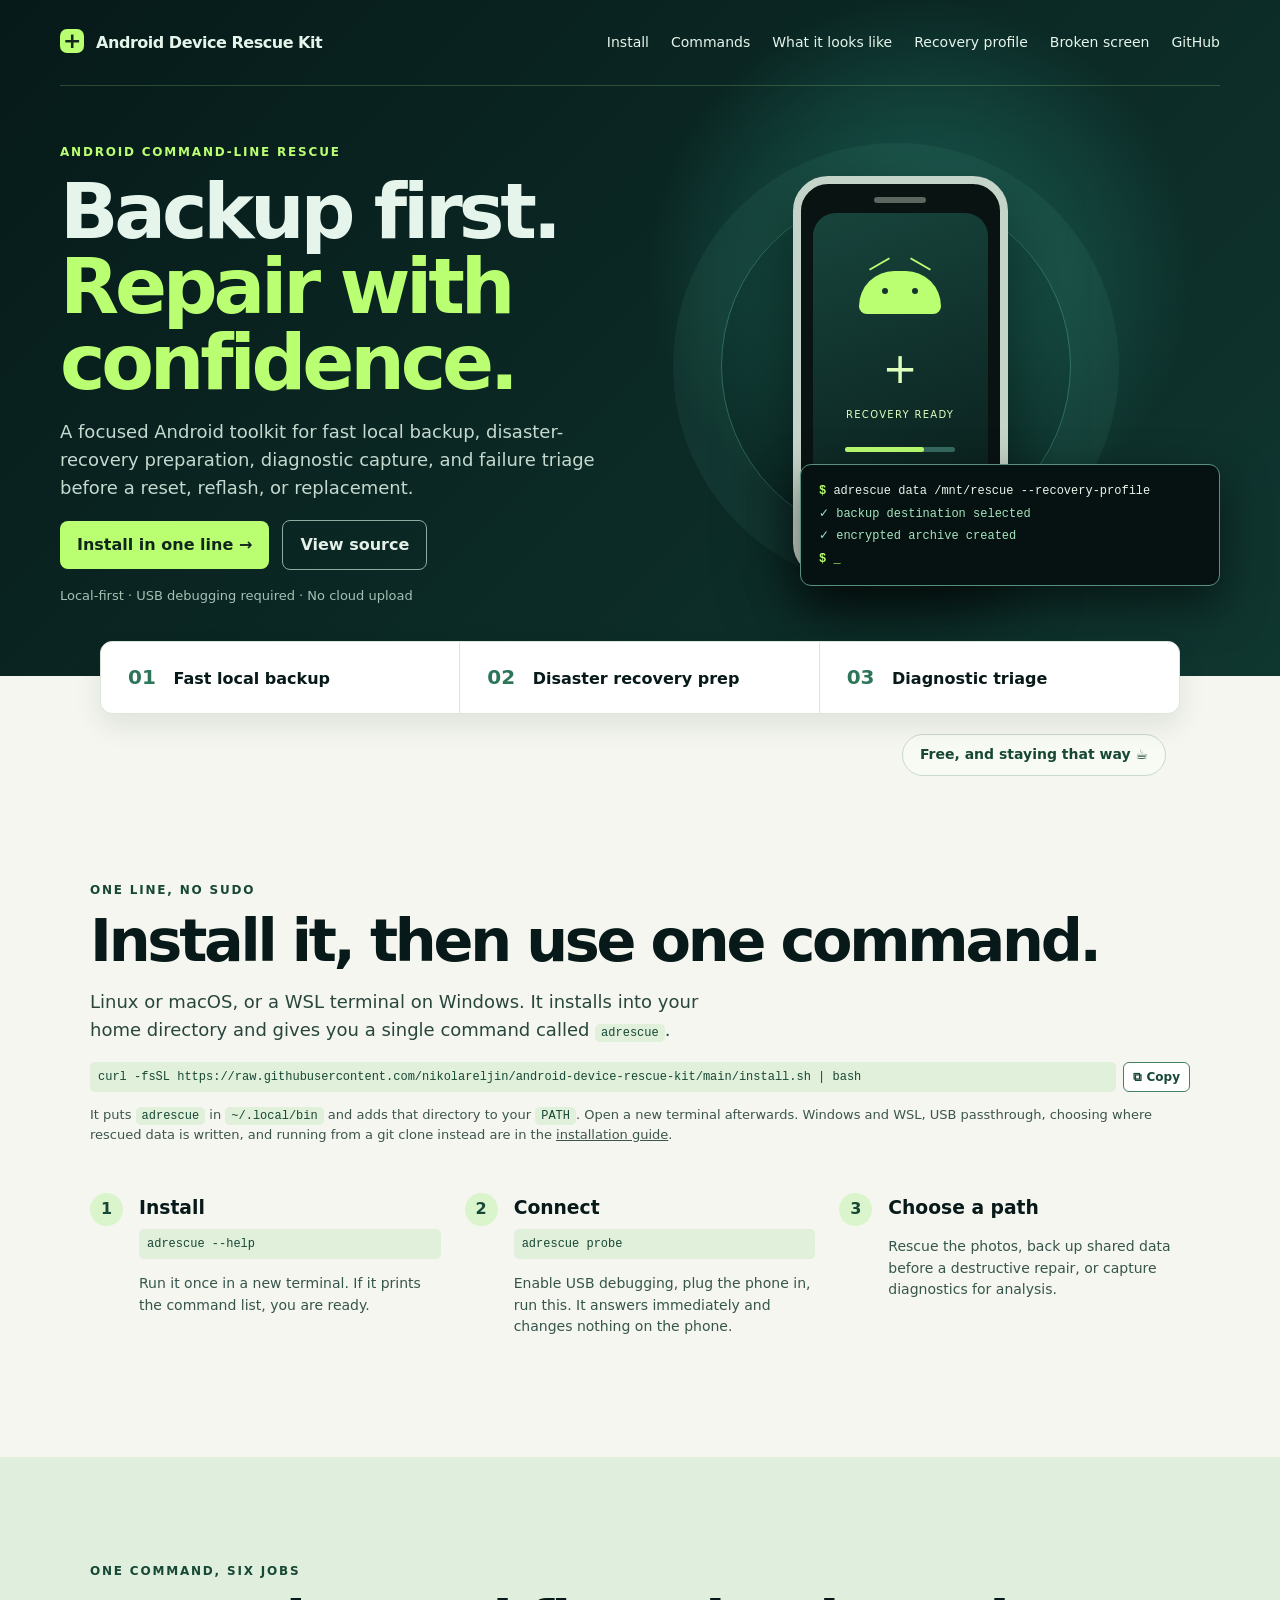
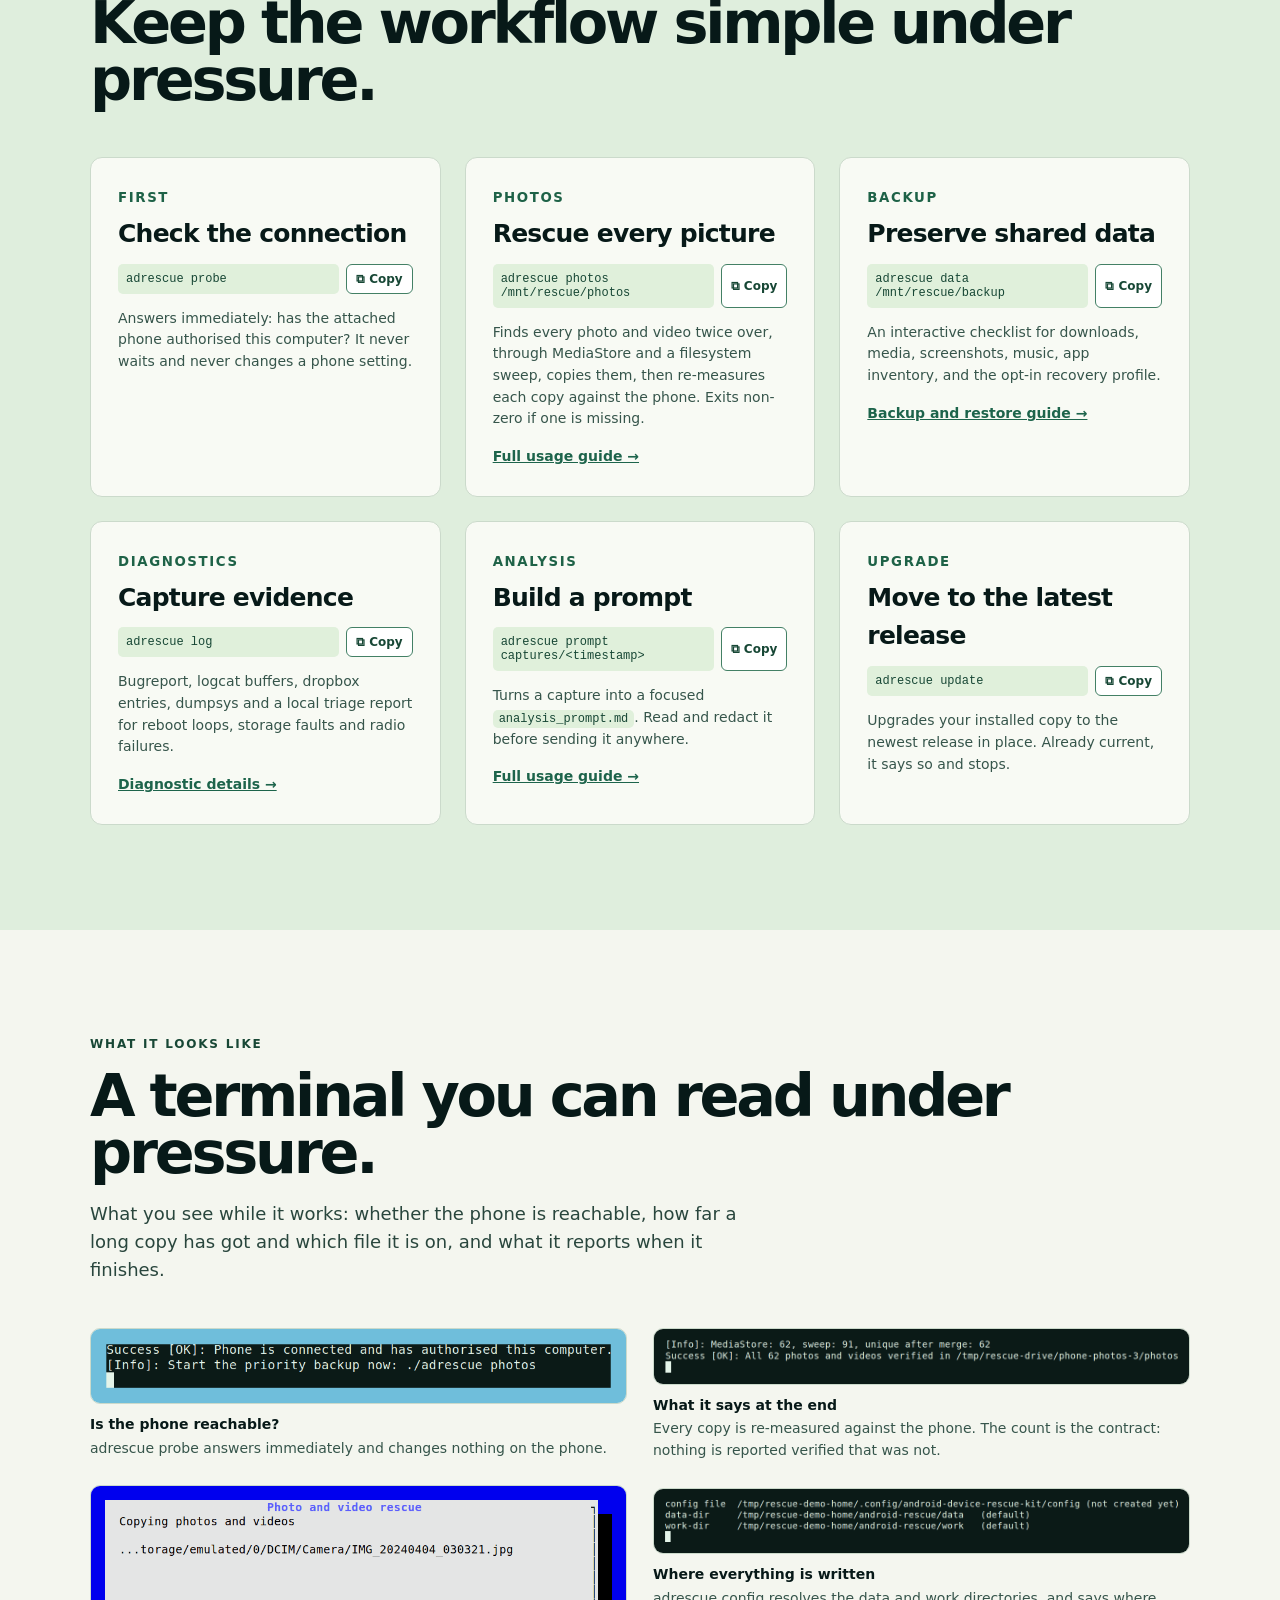
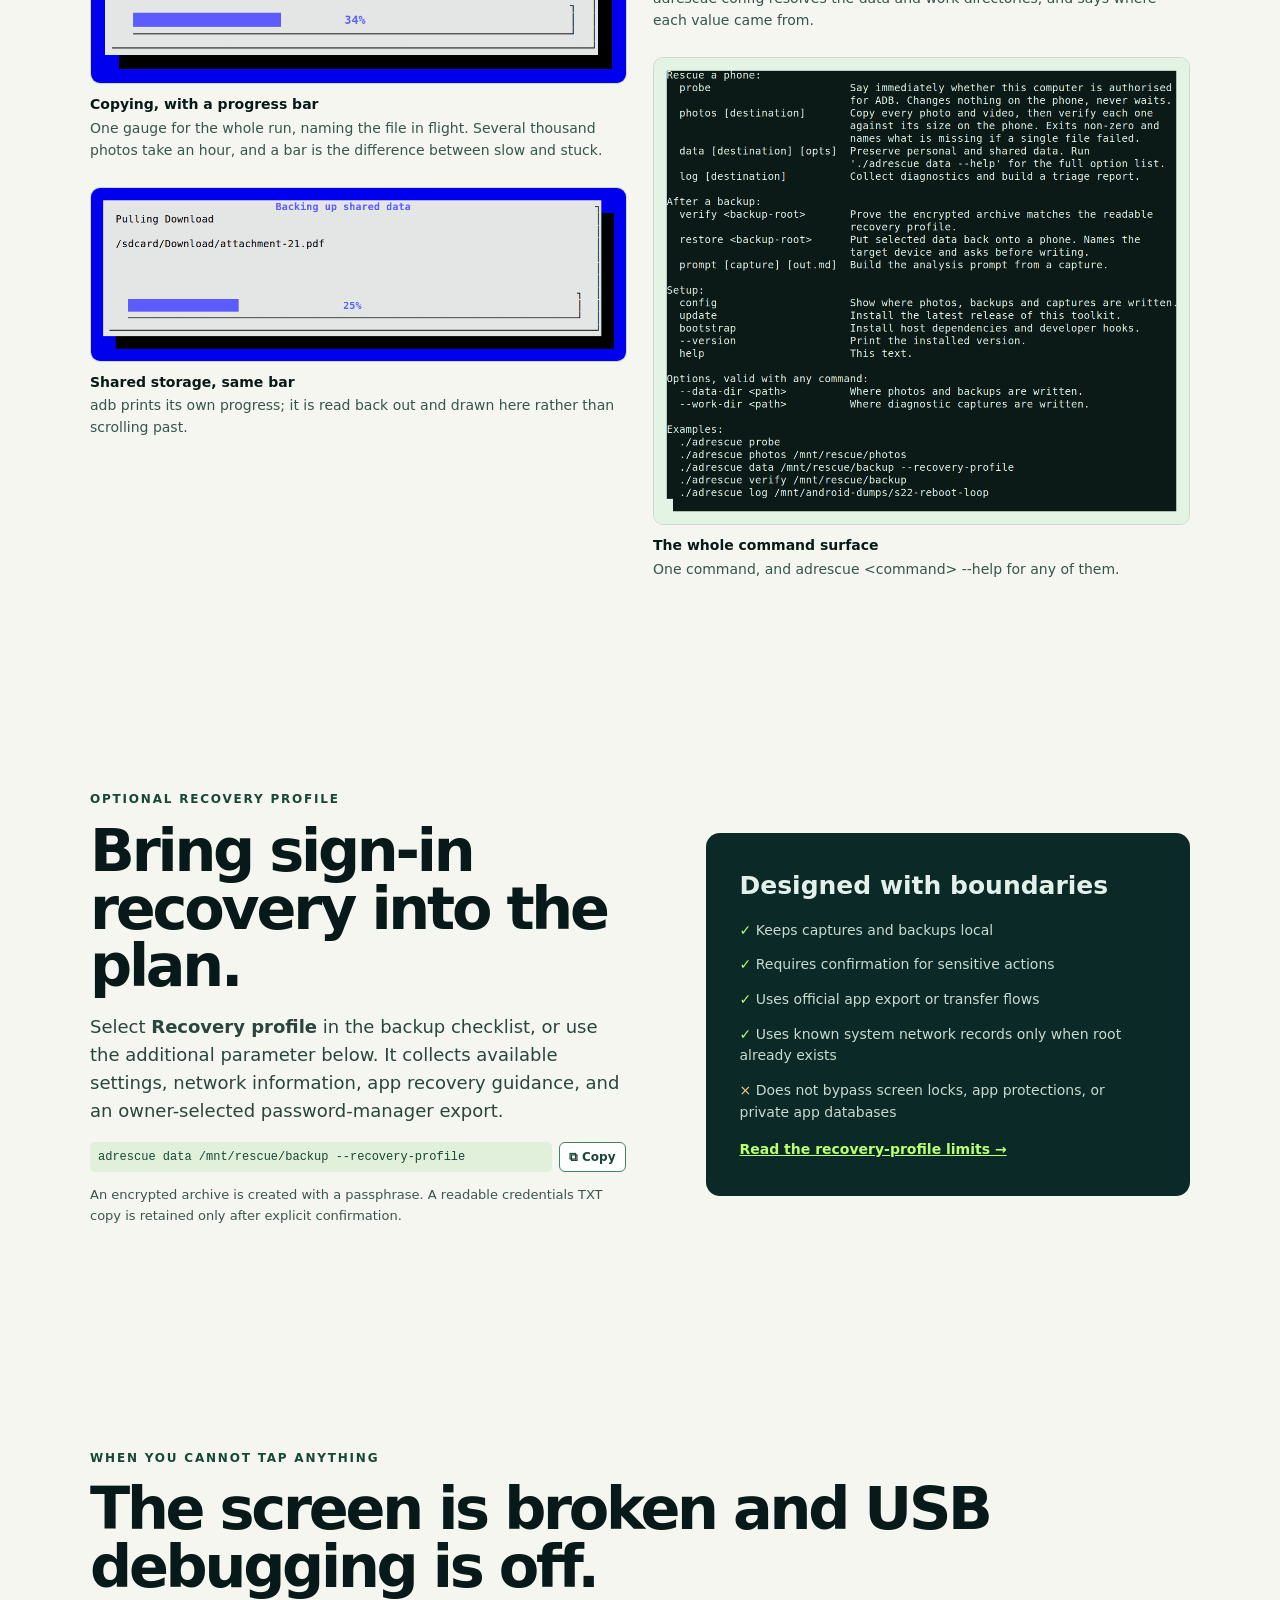
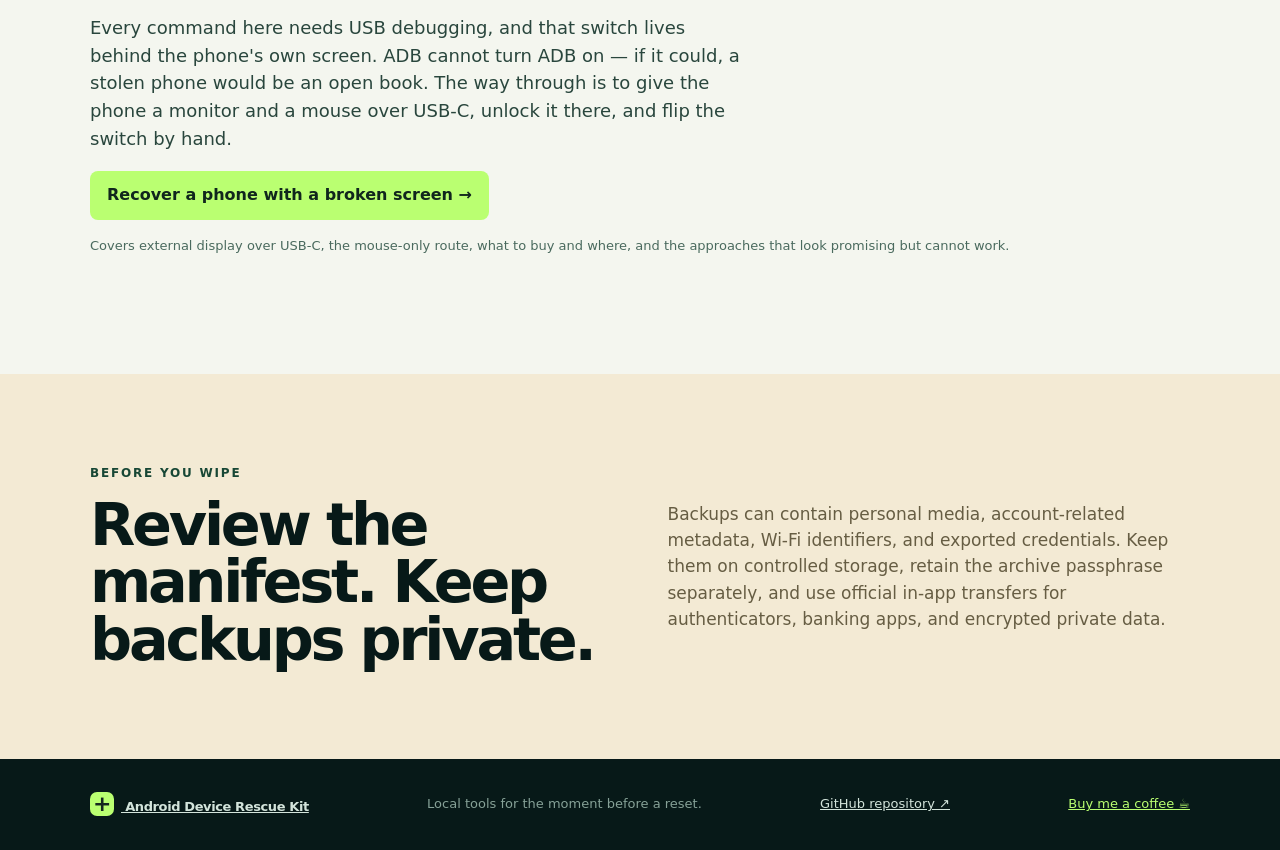
<file: docs/index.html>
<!doctype html>
<html lang="en">
<head>
  <meta charset="utf-8">
  <meta name="viewport" content="width=device-width, initial-scale=1">
  <meta name="description" content="Android Device Rescue Kit: local command-line backup, recovery, and diagnostics.">
  <title>Android Device Rescue Kit</title>
  <link rel="stylesheet" href="assets/site.css">
  <script src="assets/copy.js" defer></script>
</head>
<body>
  <header class="hero" id="top">
    <nav><a class="brand" href="#top"><b>+</b> Android Device Rescue Kit</a><div><a href="#install">Install</a><a href="#commands">Commands</a><a href="#screens">What it looks like</a><a href="#recovery">Recovery profile</a><a href="cracked-screen.html">Broken screen</a><a href="https://github.com/nikolareljin/android-device-rescue-kit">GitHub</a></div></nav>
    <div class="hero-grid">
      <div>
        <p class="eyebrow">ANDROID COMMAND-LINE RESCUE</p>
        <h1>Backup first.<br><span>Repair with confidence.</span></h1>
        <p class="lede">A focused Android toolkit for fast local backup, disaster-recovery preparation, diagnostic capture, and failure triage before a reset, reflash, or replacement.</p>
        <p><a class="button" href="#install">Install in one line →</a> <a class="button outline" href="https://github.com/nikolareljin/android-device-rescue-kit">View source</a></p>
        <p class="quiet">Local-first · USB debugging required · No cloud upload</p>
      </div>
      <div class="scene" aria-label="Android phone and command-line backup illustration">
        <div class="rings"></div><div class="phone"><i></i><div class="screen"><div class="bot"><em></em><em></em></div><strong>+</strong><small>RECOVERY READY</small><div class="bar"></div></div></div>
        <div class="terminal"><p><b>$</b> adrescue data /mnt/rescue --recovery-profile</p><p class="ok">✓ backup destination selected</p><p class="ok">✓ encrypted archive created</p><p><b>$</b> <span class="cursor">_</span></p></div>
      </div>
    </div>
  </header>
  <main>
    <section class="metrics"><div><b>01</b> Fast local backup</div><div><b>02</b> Disaster recovery prep</div><div><b>03</b> Diagnostic triage</div></section>
    <div class="kofi-wrap"><details class="kofi"><summary>Free, and staying that way <span aria-hidden="true">&#9749;</span></summary><p>No account, no upload, no paid tier. If this got your photos off a dying phone, a coffee helps keep it maintained.</p><a class="button" href="https://ko-fi.com/nikolareljin">Buy me a coffee</a></details></div>
    <section class="section" id="install"><p class="eyebrow">ONE LINE, NO SUDO</p><h2>Install it, then use one command.</h2><p class="intro">Linux or macOS, or a WSL terminal on Windows. It installs into your home directory and gives you a single command called <code>adrescue</code>.</p><div class="command"><code>curl -fsSL https://raw.githubusercontent.com/nikolareljin/android-device-rescue-kit/main/install.sh | bash</code><button class="copy" type="button" data-copy="curl -fsSL https://raw.githubusercontent.com/nikolareljin/android-device-rescue-kit/main/install.sh | bash" aria-label="Copy the install command">⧉ Copy</button></div><p class="dark quiet">It puts <code>adrescue</code> in <code>~/.local/bin</code> and adds that directory to your <code>PATH</code>. Open a new terminal afterwards. Windows and WSL, USB passthrough, choosing where rescued data is written, and running from a git clone instead are in the <a href="https://github.com/nikolareljin/android-device-rescue-kit/blob/main/docs/installation.md">installation guide</a>.</p><div class="steps"><article><b>1</b><h3>Install</h3><code>adrescue --help</code><p>Run it once in a new terminal. If it prints the command list, you are ready.</p></article><article><b>2</b><h3>Connect</h3><code>adrescue probe</code><p>Enable USB debugging, plug the phone in, run this. It answers immediately and changes nothing on the phone.</p></article><article><b>3</b><h3>Choose a path</h3><p>Rescue the photos, back up shared data before a destructive repair, or capture diagnostics for analysis.</p></article></div></section>
    <section class="section pale" id="commands"><p class="eyebrow">ONE COMMAND, SIX JOBS</p><h2>Keep the workflow simple under pressure.</h2><div class="cards"><article><small>FIRST</small><h3>Check the connection</h3><div class="command"><code>adrescue probe</code><button class="copy" type="button" data-copy="adrescue probe" aria-label="Copy the probe command">⧉ Copy</button></div><p>Answers immediately: has the attached phone authorised this computer? It never waits and never changes a phone setting.</p></article><article><small>PHOTOS</small><h3>Rescue every picture</h3><div class="command"><code>adrescue photos /mnt/rescue/photos</code><button class="copy" type="button" data-copy="adrescue photos /mnt/rescue/photos" aria-label="Copy the photo rescue command">⧉ Copy</button></div><p>Finds every photo and video twice over, through MediaStore and a filesystem sweep, copies them, then re-measures each copy against the phone. Exits non-zero if one is missing.</p><a href="https://github.com/nikolareljin/android-device-rescue-kit/blob/main/docs/usage.md">Full usage guide →</a></article><article><small>BACKUP</small><h3>Preserve shared data</h3><div class="command"><code>adrescue data /mnt/rescue/backup</code><button class="copy" type="button" data-copy="adrescue data /mnt/rescue/backup" aria-label="Copy the backup command">⧉ Copy</button></div><p>An interactive checklist for downloads, media, screenshots, music, app inventory, and the opt-in recovery profile.</p><a href="https://github.com/nikolareljin/android-device-rescue-kit/blob/main/docs/backup_restore.md">Backup and restore guide →</a></article><article><small>DIAGNOSTICS</small><h3>Capture evidence</h3><div class="command"><code>adrescue log</code><button class="copy" type="button" data-copy="adrescue log" aria-label="Copy the diagnostic command">⧉ Copy</button></div><p>Bugreport, logcat buffers, dropbox entries, dumpsys and a local triage report for reboot loops, storage faults and radio failures.</p><a href="https://github.com/nikolareljin/android-device-rescue-kit/blob/main/docs/android_dumping.md">Diagnostic details →</a></article><article><small>ANALYSIS</small><h3>Build a prompt</h3><div class="command"><code>adrescue prompt captures/&lt;timestamp&gt;</code><button class="copy" type="button" data-copy="adrescue prompt captures/&lt;timestamp&gt;" aria-label="Copy the analysis prompt command">⧉ Copy</button></div><p>Turns a capture into a focused <code>analysis_prompt.md</code>. Read and redact it before sending it anywhere.</p><a href="https://github.com/nikolareljin/android-device-rescue-kit/blob/main/docs/usage.md">Full usage guide →</a></article><article><small>UPGRADE</small><h3>Move to the latest release</h3><div class="command"><code>adrescue update</code><button class="copy" type="button" data-copy="adrescue update" aria-label="Copy the update command">⧉ Copy</button></div><p>Upgrades your installed copy to the newest release in place. Already current, it says so and stops.</p></article></div></section>
    <section class="section" id="screens"><p class="eyebrow">WHAT IT LOOKS LIKE</p><h2>A terminal you can read under pressure.</h2><p class="intro">What you see while it works: whether the phone is reachable, how far a long copy has got and which file it is on, and what it reports when it finishes.</p><div class="shots"><figure><img src="assets/screenshots/01-probe.png" alt="Is the phone reachable?" loading="lazy" width="836" height="116"><figcaption><b>Is the phone reachable?</b> adrescue probe answers immediately and changes nothing on the phone.</figcaption></figure><figure><img src="assets/screenshots/02-photos-copying.png" alt="Copying, with a progress bar" loading="lazy" width="912" height="336"><figcaption><b>Copying, with a progress bar</b> One gauge for the whole run, naming the file in flight. Several thousand photos take an hour, and a bar is the difference between slow and stuck.</figcaption></figure><figure><img src="assets/screenshots/05-shared-data.png" alt="Shared storage, same bar" loading="lazy" width="1044" height="336"><figcaption><b>Shared storage, same bar</b> adb prints its own progress; it is read back out and drawn here rather than scrolling past.</figcaption></figure><figure><img src="assets/screenshots/04-photos-summary.png" alt="What it says at the end" loading="lazy" width="1126" height="116"><figcaption><b>What it says at the end</b> Every copy is re-measured against the phone. The count is the contract: nothing is reported verified that was not.</figcaption></figure><figure><img src="assets/screenshots/03-where-it-goes.png" alt="Where everything is written" loading="lazy" width="1160" height="140"><figcaption><b>Where everything is written</b> adrescue config resolves the data and work directories, and says where each value came from.</figcaption></figure><figure><img src="assets/screenshots/06-help.png" alt="The whole command surface" loading="lazy" width="1016" height="884"><figcaption><b>The whole command surface</b> One command, and adrescue &lt;command&gt; --help for any of them.</figcaption></figure></div></section>
    <section class="section recovery" id="recovery"><div><p class="eyebrow">OPTIONAL RECOVERY PROFILE</p><h2>Bring sign-in recovery into the plan.</h2><p class="intro">Select <b>Recovery profile</b> in the backup checklist, or use the additional parameter below. It collects available settings, network information, app recovery guidance, and an owner-selected password-manager export.</p><div class="command"><code>adrescue data /mnt/rescue/backup --recovery-profile</code><button class="copy" type="button" data-copy="adrescue data /mnt/rescue/backup --recovery-profile" aria-label="Copy recovery profile command">⧉ Copy</button></div><p class="quiet dark">An encrypted archive is created with a passphrase. A readable credentials TXT copy is retained only after explicit confirmation.</p></div><aside><h3>Designed with boundaries</h3><ul><li>✓ Keeps captures and backups local</li><li>✓ Requires confirmation for sensitive actions</li><li>✓ Uses official app export or transfer flows</li><li>✓ Uses known system network records only when root already exists</li><li class="no">× Does not bypass screen locks, app protections, or private app databases</li></ul><a href="https://github.com/nikolareljin/android-device-rescue-kit/blob/main/docs/backup_restore.md">Read the recovery-profile limits →</a></aside></section>
    <section class="section" id="broken"><p class="eyebrow">WHEN YOU CANNOT TAP ANYTHING</p><h2>The screen is broken and USB debugging is off.</h2><p class="intro">Every command here needs USB debugging, and that switch lives behind the phone's own screen. ADB cannot turn ADB on — if it could, a stolen phone would be an open book. The way through is to give the phone a monitor and a mouse over USB-C, unlock it there, and flip the switch by hand.</p><p><a class="button" href="cracked-screen.html">Recover a phone with a broken screen →</a></p><p class="quiet">Covers external display over USB-C, the mouse-only route, what to buy and where, and the approaches that look promising but cannot work.</p></section>

    <section class="warning"><div><p class="eyebrow">BEFORE YOU WIPE</p><h2>Review the manifest. Keep backups private.</h2></div><p>Backups can contain personal media, account-related metadata, Wi-Fi identifiers, and exported credentials. Keep them on controlled storage, retain the archive passphrase separately, and use official in-app transfers for authenticators, banking apps, and encrypted private data.</p></section>
  </main>
  <footer><a class="brand" href="#top"><b>+</b> Android Device Rescue Kit</a><span>Local tools for the moment before a reset.</span><a href="https://github.com/nikolareljin/android-device-rescue-kit">GitHub repository ↗</a><a href="https://ko-fi.com/nikolareljin">Buy me a coffee ☕</a></footer>
</body>
</html>
</file>
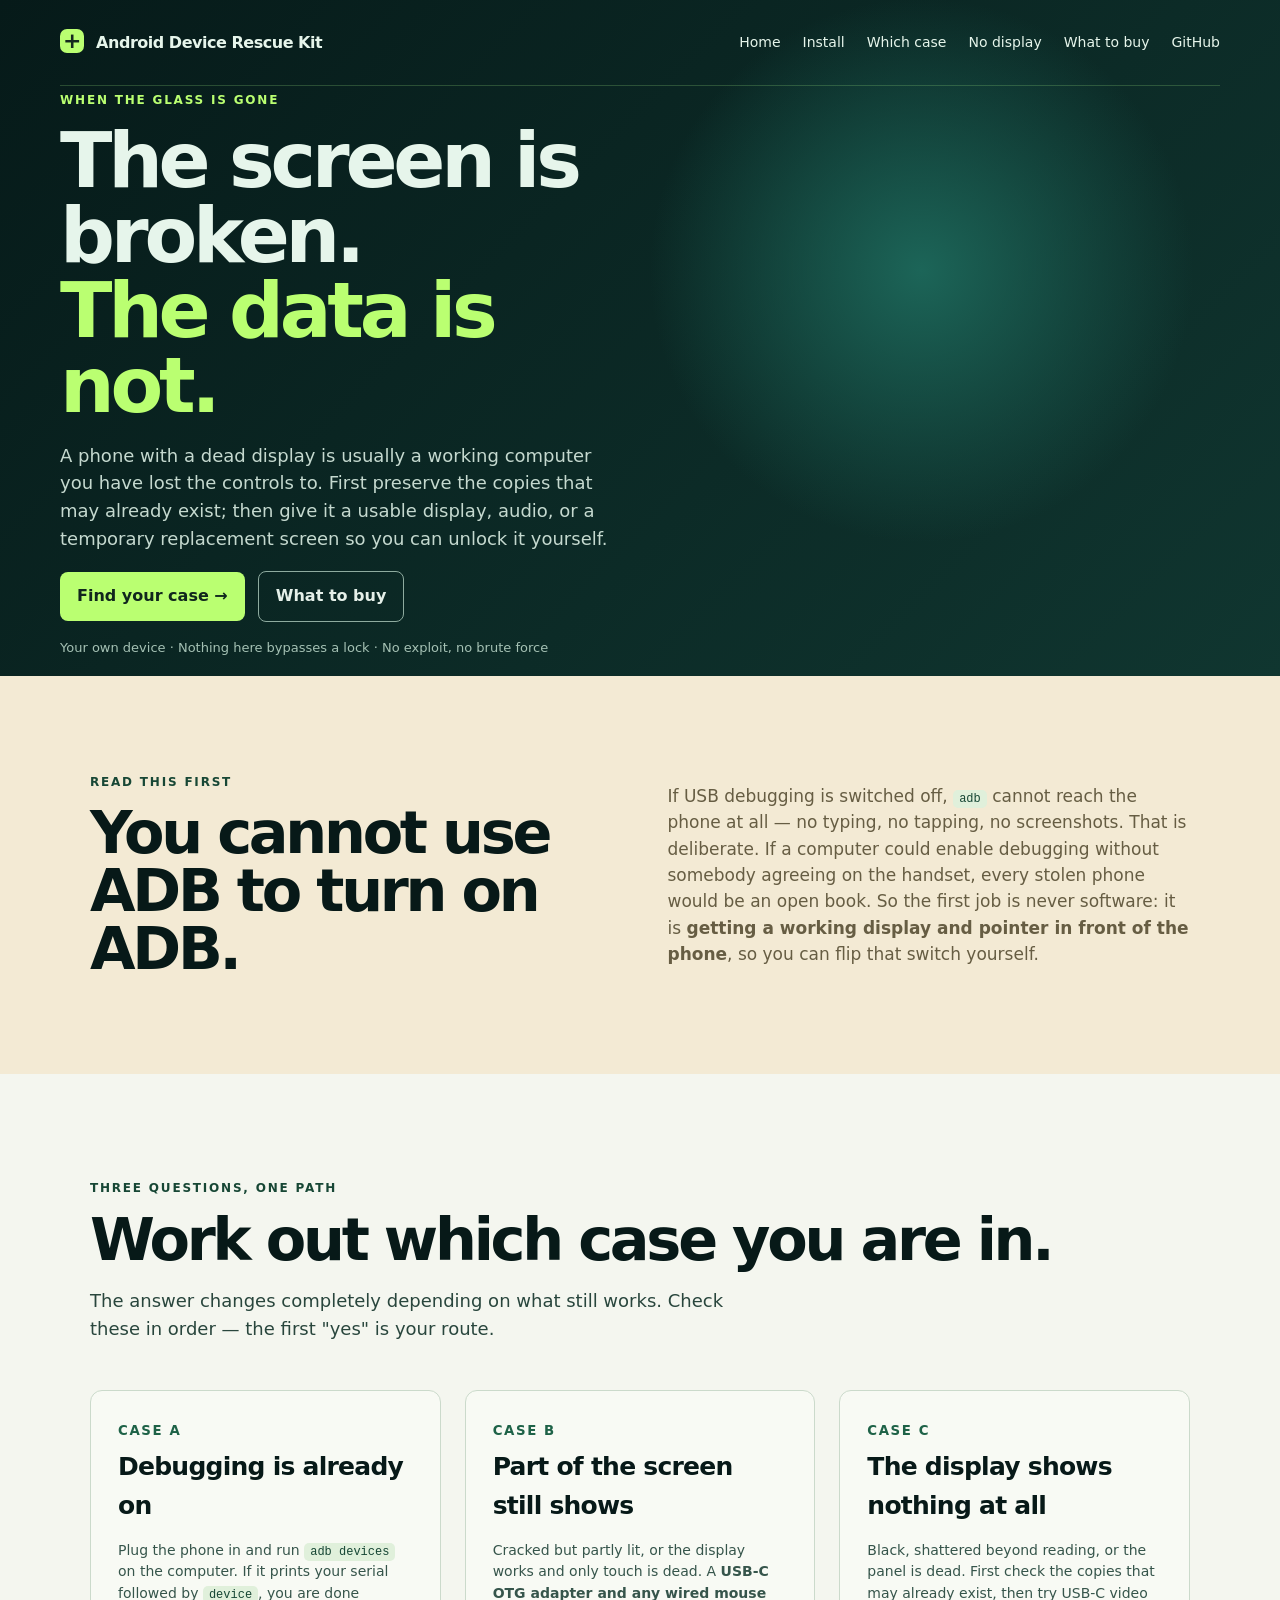
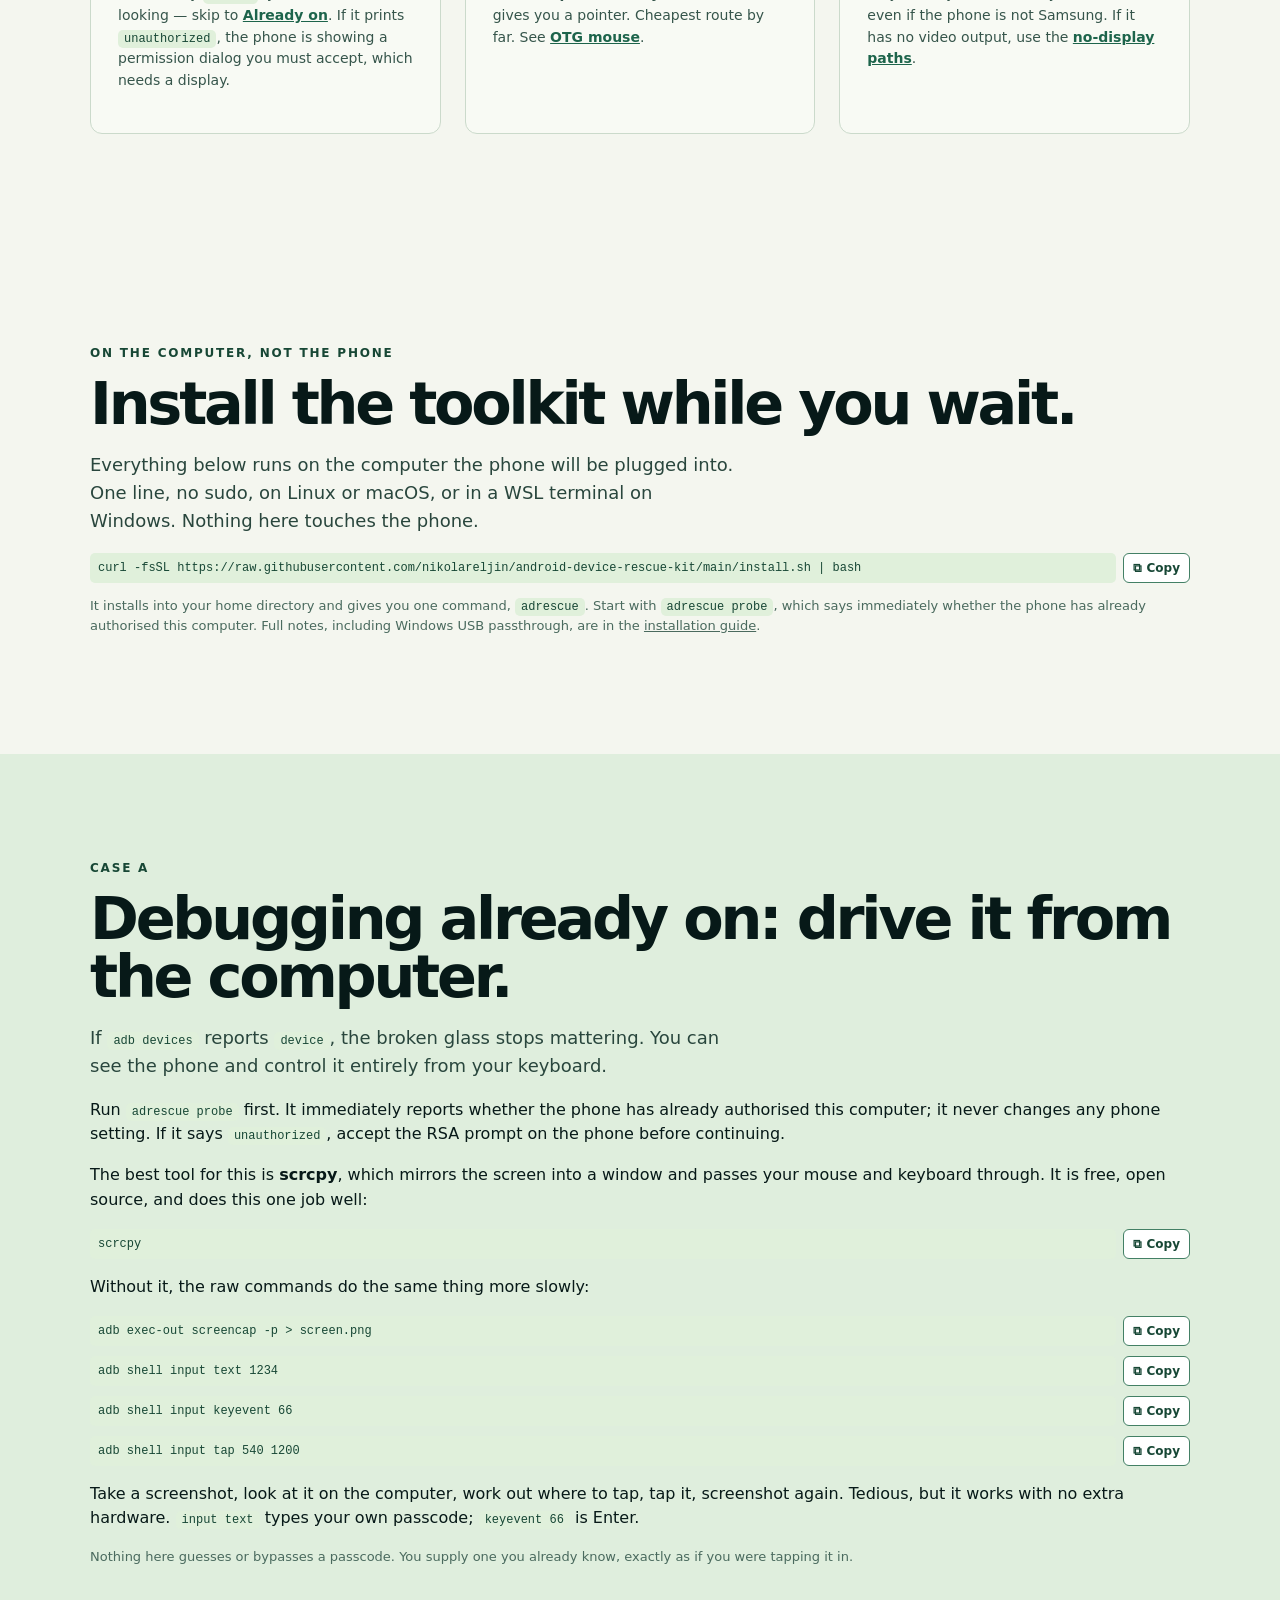
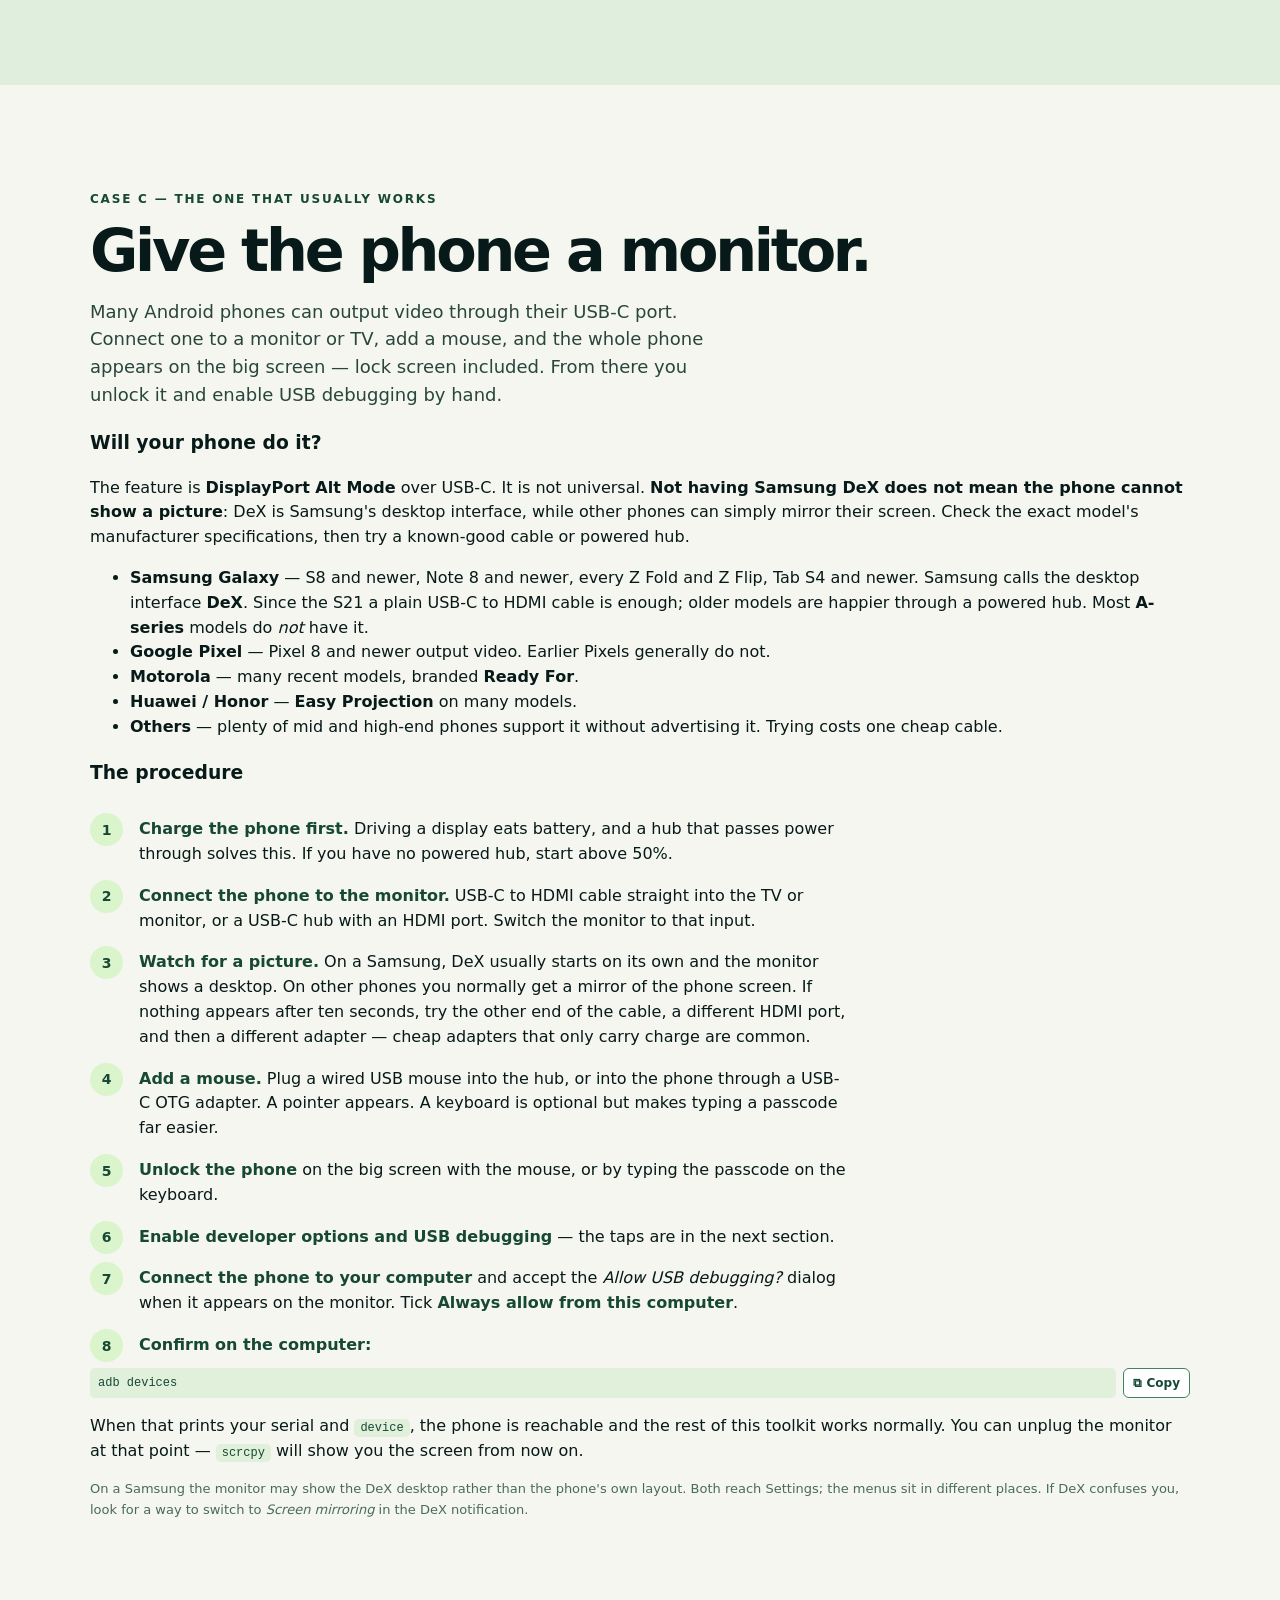
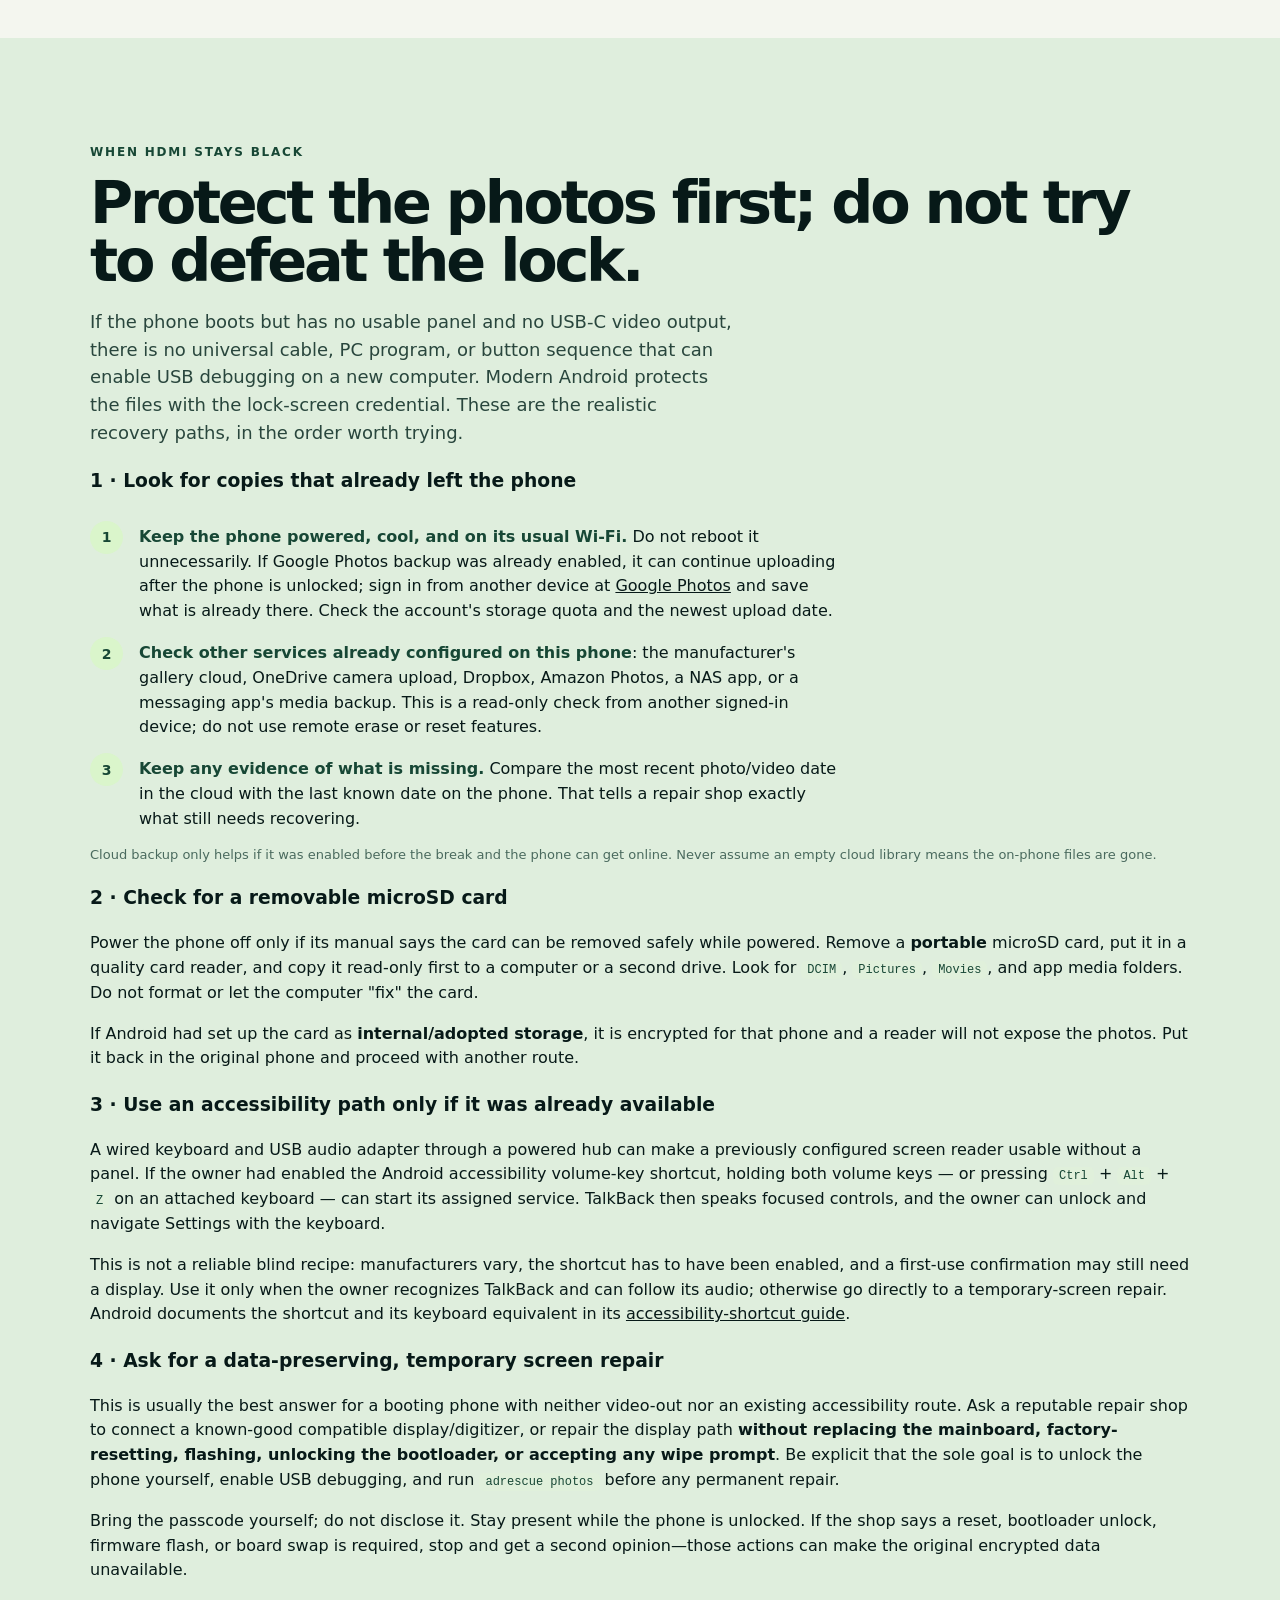
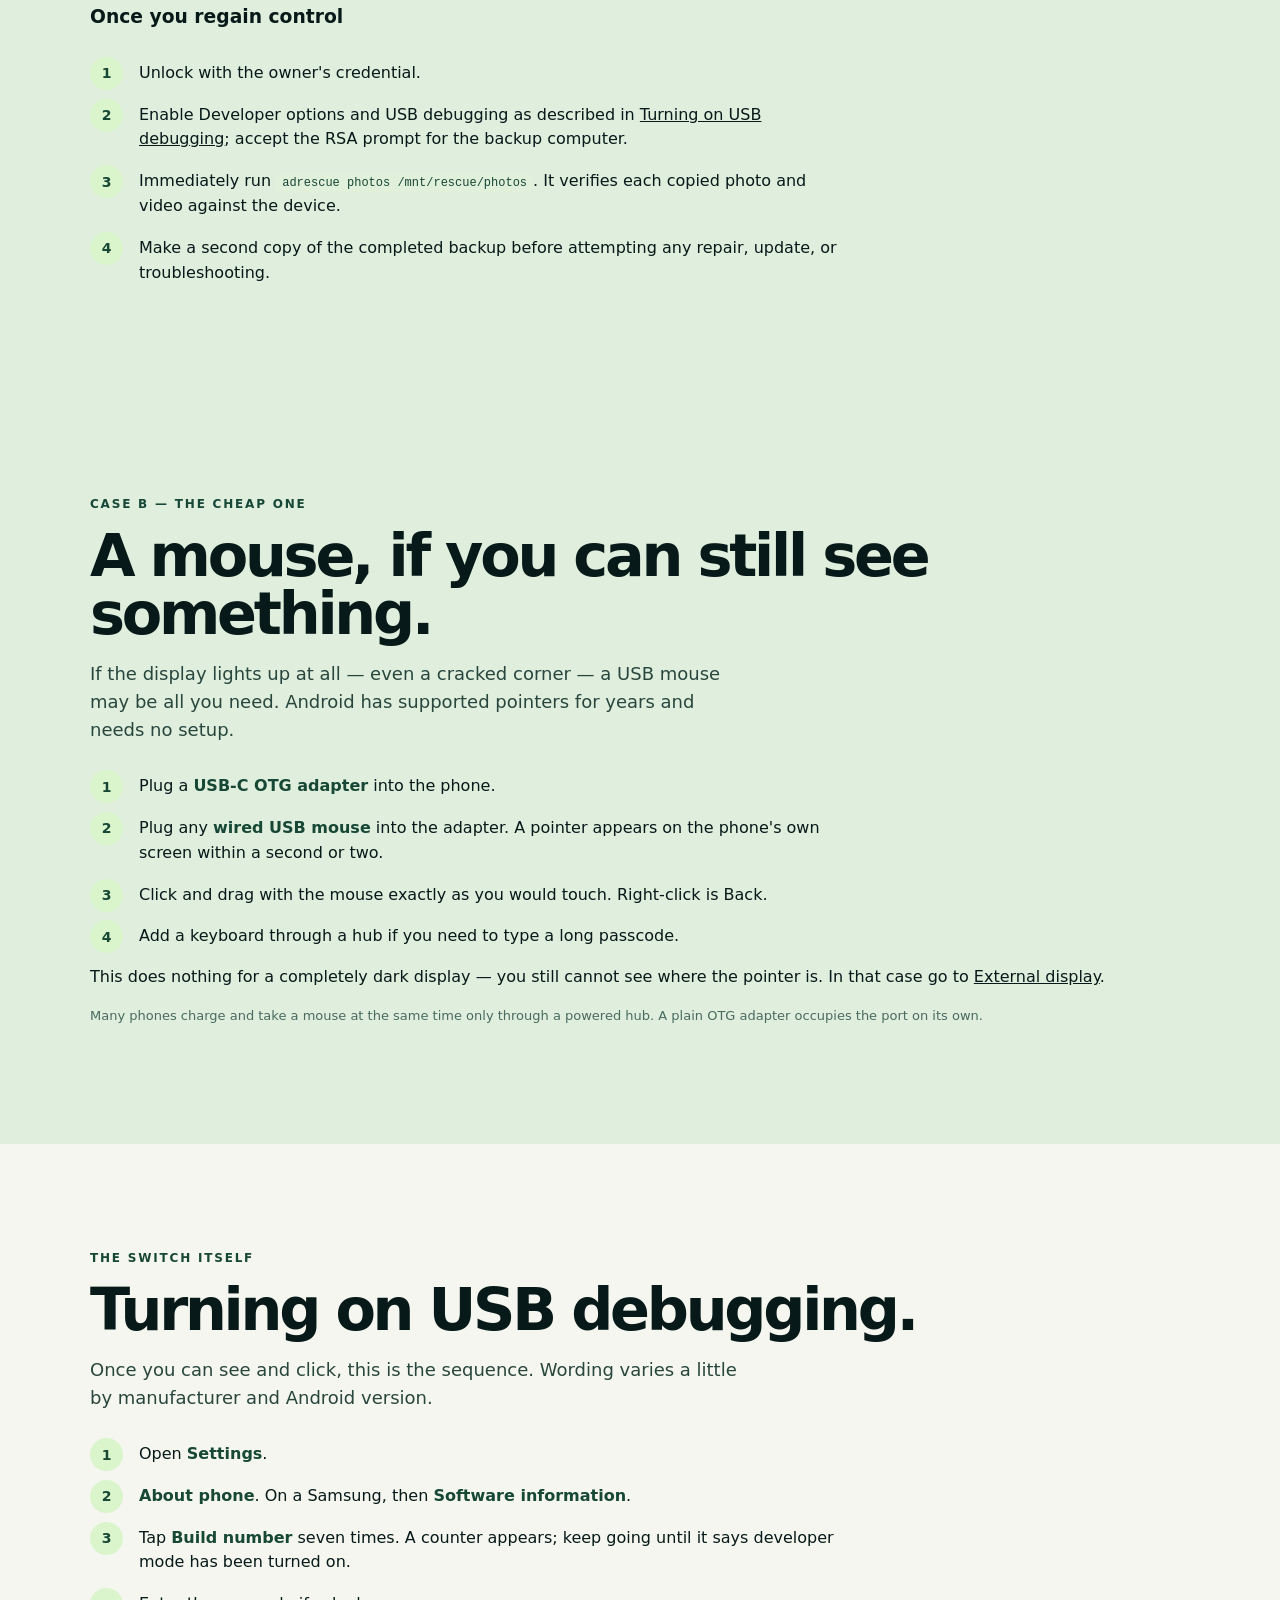
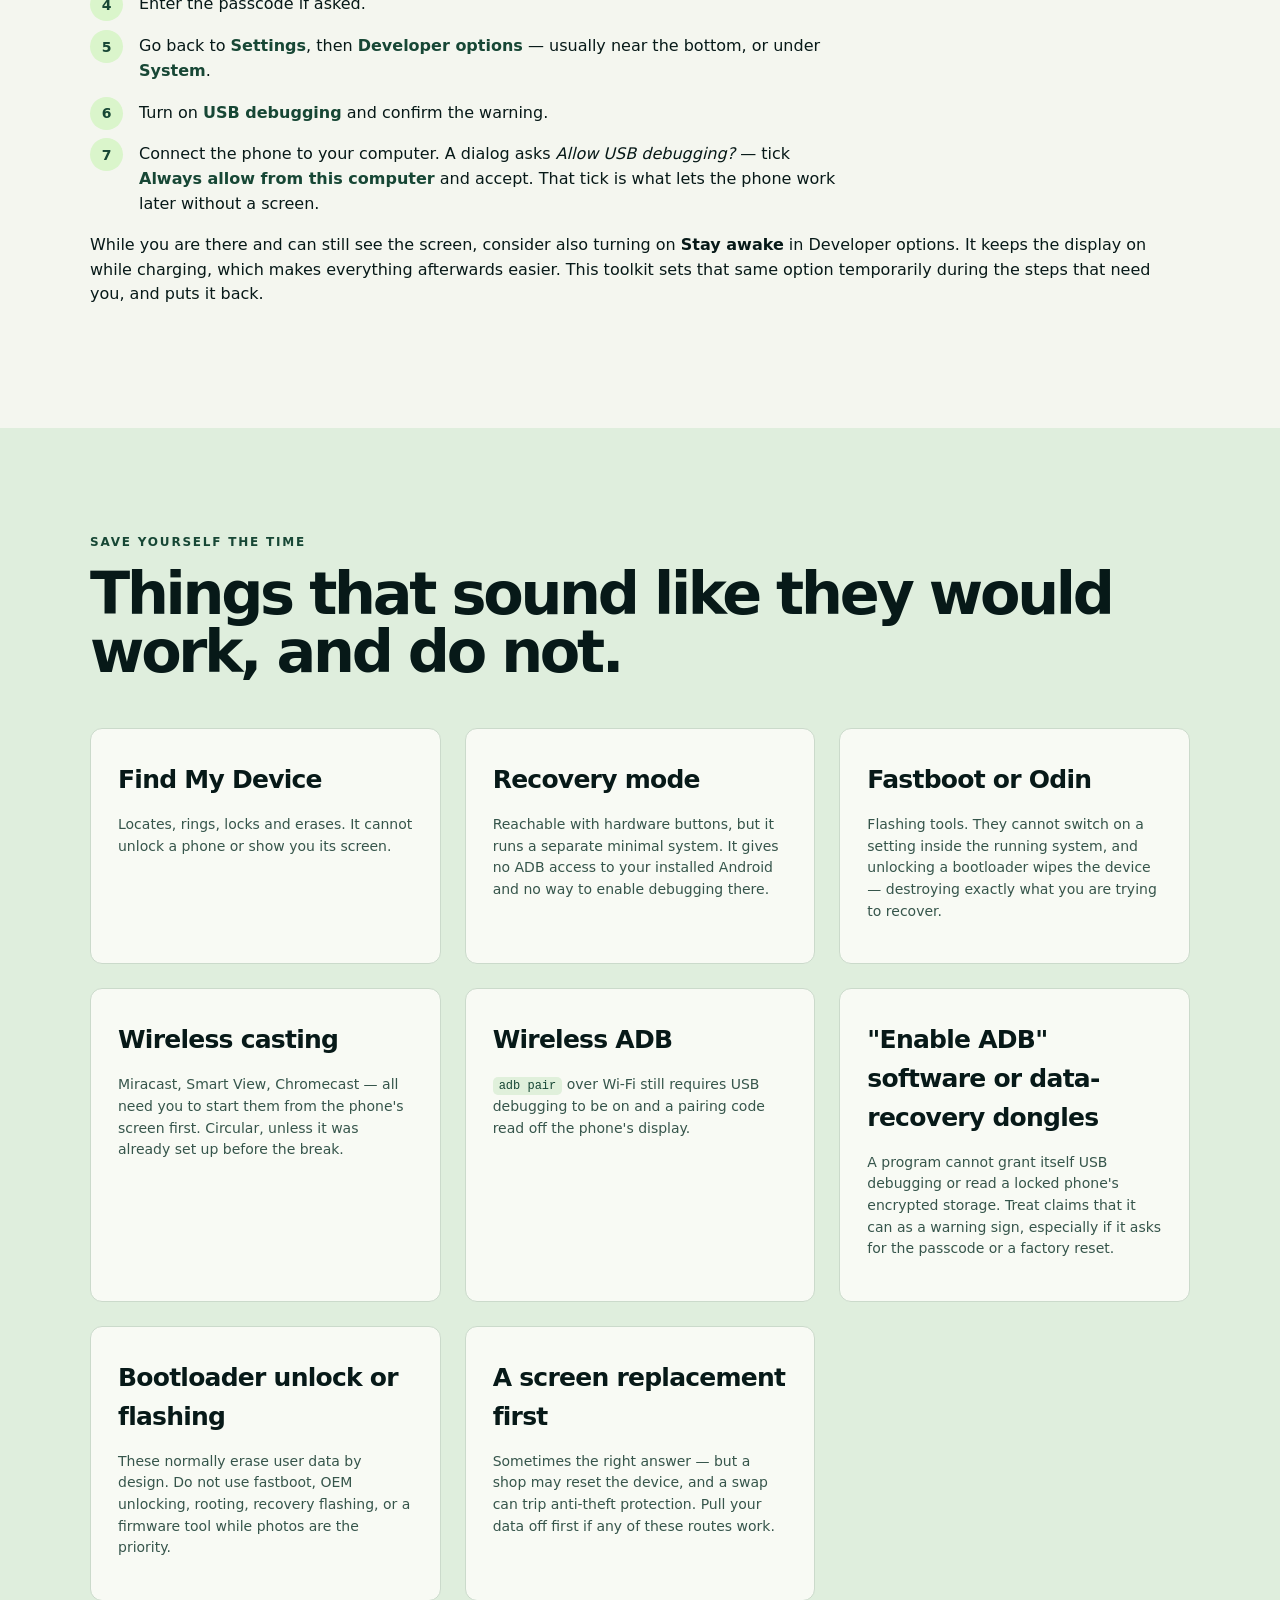
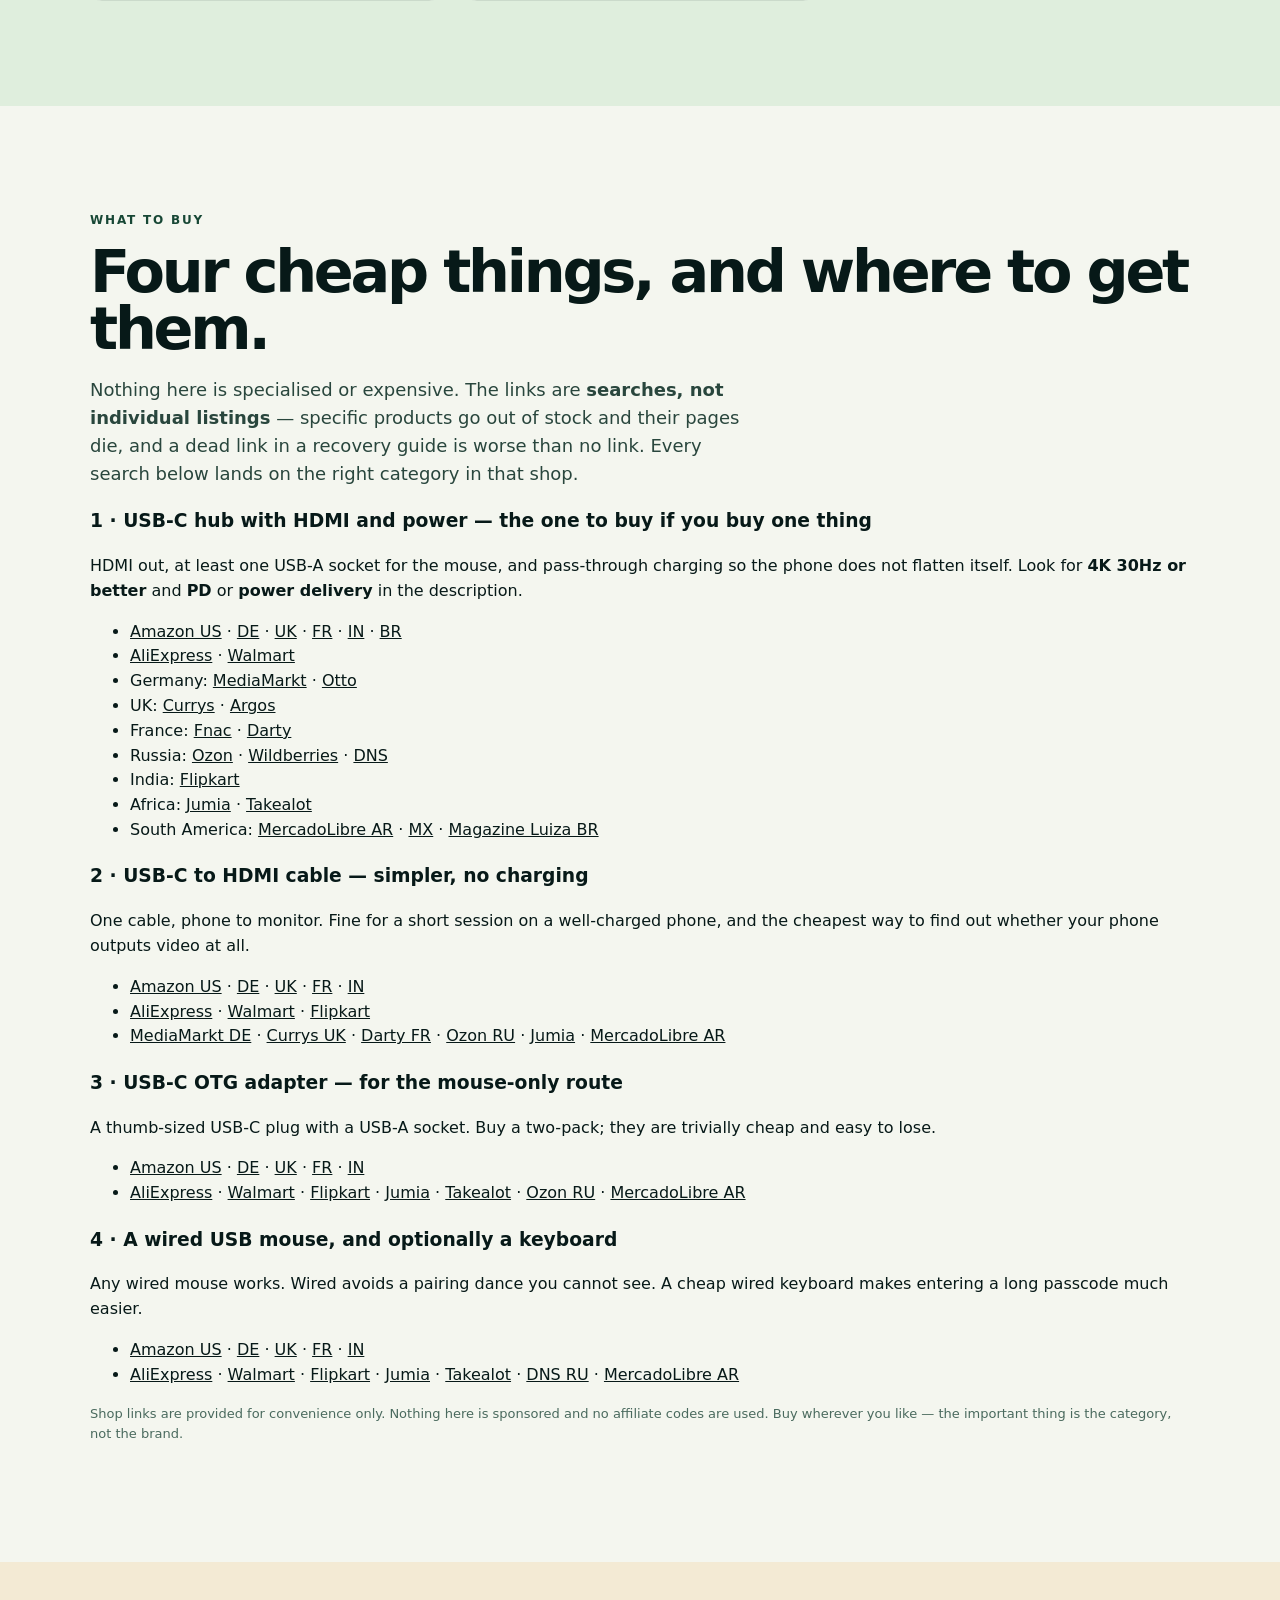
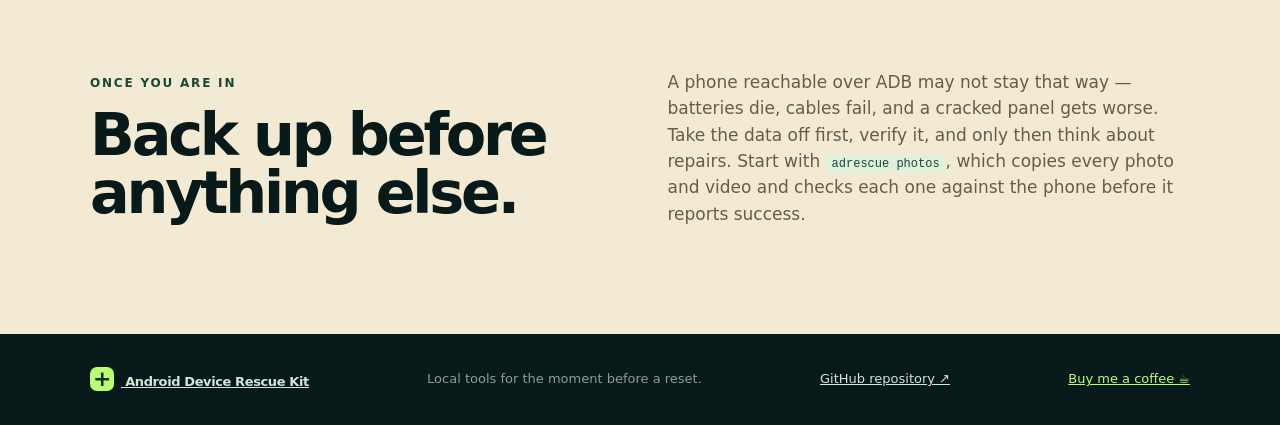
<file: docs/cracked-screen.html>
<!doctype html>
<html lang="en">
<head>
  <meta charset="utf-8">
  <meta name="viewport" content="width=device-width, initial-scale=1">
  <meta name="description" content="Recover photos and videos from a booting Android phone with a broken screen: cloud copies, removable storage, external display, accessibility, and data-preserving repair.">
  <title>Broken screen · Android Device Rescue Kit</title>
  <link rel="stylesheet" href="assets/site.css">
  <script src="assets/copy.js" defer></script>
</head>
<body>
  <header class="hero" id="top">
    <nav><a class="brand" href="index.html"><b>+</b> Android Device Rescue Kit</a><div><a href="index.html">Home</a><a href="#install">Install</a><a href="#decide">Which case</a><a href="#no-display">No display</a><a href="#buy">What to buy</a><a href="https://github.com/nikolareljin/android-device-rescue-kit">GitHub</a></div></nav>
    <div class="hero-grid">
      <div>
        <p class="eyebrow">WHEN THE GLASS IS GONE</p>
        <h1>The screen is broken.<br><span>The data is not.</span></h1>
        <p class="lede">A phone with a dead display is usually a working computer you have lost the controls to. First preserve the copies that may already exist; then give it a usable display, audio, or a temporary replacement screen so you can unlock it yourself.</p>
        <p><a class="button" href="#decide">Find your case →</a> <a class="button outline" href="#buy">What to buy</a></p>
        <p class="quiet">Your own device · Nothing here bypasses a lock · No exploit, no brute force</p>
      </div>
    </div>
  </header>

  <main>

    <section class="warning">
      <div><p class="eyebrow">READ THIS FIRST</p><h2>You cannot use ADB to turn on ADB.</h2></div>
      <p>If USB debugging is switched off, <code>adb</code> cannot reach the phone at all — no typing, no tapping, no screenshots. That is deliberate. If a computer could enable debugging without somebody agreeing on the handset, every stolen phone would be an open book. So the first job is never software: it is <b>getting a working display and pointer in front of the phone</b>, so you can flip that switch yourself.</p>
    </section>

    <section class="section" id="decide">
      <p class="eyebrow">THREE QUESTIONS, ONE PATH</p>
      <h2>Work out which case you are in.</h2>
      <p class="intro">The answer changes completely depending on what still works. Check these in order — the first "yes" is your route.</p>
      <div class="cards">
        <article>
          <small>CASE A</small>
          <h3>Debugging is already on</h3>
          <p>Plug the phone in and run <code>adb devices</code> on the computer. If it prints your serial followed by <code>device</code>, you are done looking — skip to <a href="#already-on">Already on</a>. If it prints <code>unauthorized</code>, the phone is showing a permission dialog you must accept, which needs a display.</p>
        </article>
        <article>
          <small>CASE B</small>
          <h3>Part of the screen still shows</h3>
          <p>Cracked but partly lit, or the display works and only touch is dead. A <b>USB-C OTG adapter and any wired mouse</b> gives you a pointer. Cheapest route by far. See <a href="#otg">OTG mouse</a>.</p>
        </article>
        <article>
          <small>CASE C</small>
          <h3>The display shows nothing at all</h3>
          <p>Black, shattered beyond reading, or the panel is dead. First check the copies that may already exist, then try USB-C video even if the phone is not Samsung. If it has no video output, use the <a href="#no-display">no-display paths</a>.</p>
        </article>
      </div>
    </section>

    <section class="section" id="install">
      <p class="eyebrow">ON THE COMPUTER, NOT THE PHONE</p>
      <h2>Install the toolkit while you wait.</h2>
      <p class="intro">Everything below runs on the computer the phone will be plugged into. One line, no sudo, on Linux or macOS, or in a WSL terminal on Windows. Nothing here touches the phone.</p>
      <div class="command"><code>curl -fsSL https://raw.githubusercontent.com/nikolareljin/android-device-rescue-kit/main/install.sh | bash</code><button class="copy" type="button" data-copy="curl -fsSL https://raw.githubusercontent.com/nikolareljin/android-device-rescue-kit/main/install.sh | bash" aria-label="Copy the install command">⧉ Copy</button></div>
      <p class="quiet">It installs into your home directory and gives you one command, <code>adrescue</code>. Start with <code>adrescue probe</code>, which says immediately whether the phone has already authorised this computer. Full notes, including Windows USB passthrough, are in the <a href="https://github.com/nikolareljin/android-device-rescue-kit/blob/main/docs/installation.md">installation guide</a>.</p>
    </section>

    <section class="section pale" id="already-on">
      <p class="eyebrow">CASE A</p>
      <h2>Debugging already on: drive it from the computer.</h2>
      <p class="intro">If <code>adb devices</code> reports <code>device</code>, the broken glass stops mattering. You can see the phone and control it entirely from your keyboard.</p>
      <p>Run <code>adrescue probe</code> first. It immediately reports whether the phone has already authorised this computer; it never changes any phone setting. If it says <code>unauthorized</code>, accept the RSA prompt on the phone before continuing.</p>
      <p>The best tool for this is <b>scrcpy</b>, which mirrors the screen into a window and passes your mouse and keyboard through. It is free, open source, and does this one job well:</p>
      <div class="command"><code>scrcpy</code><button class="copy" type="button" data-copy="scrcpy" aria-label="Copy the scrcpy command">⧉ Copy</button></div>
      <p>Without it, the raw commands do the same thing more slowly:</p>
      <div class="command"><code>adb exec-out screencap -p &gt; screen.png</code><button class="copy" type="button" data-copy="adb exec-out screencap -p &gt; screen.png" aria-label="Copy the screenshot command">⧉ Copy</button></div>
      <div class="command"><code>adb shell input text 1234</code><button class="copy" type="button" data-copy="adb shell input text 1234" aria-label="Copy the passcode typing command">⧉ Copy</button></div>
      <div class="command"><code>adb shell input keyevent 66</code><button class="copy" type="button" data-copy="adb shell input keyevent 66" aria-label="Copy the Enter key command">⧉ Copy</button></div>
      <div class="command"><code>adb shell input tap 540 1200</code><button class="copy" type="button" data-copy="adb shell input tap 540 1200" aria-label="Copy the screen tap command">⧉ Copy</button></div>
      <p>Take a screenshot, look at it on the computer, work out where to tap, tap it, screenshot again. Tedious, but it works with no extra hardware. <code>input text</code> types your own passcode; <code>keyevent 66</code> is Enter.</p>
      <p class="quiet">Nothing here guesses or bypasses a passcode. You supply one you already know, exactly as if you were tapping it in.</p>
    </section>

    <section class="section" id="display">
      <p class="eyebrow">CASE C — THE ONE THAT USUALLY WORKS</p>
      <h2>Give the phone a monitor.</h2>
      <p class="intro">Many Android phones can output video through their USB-C port. Connect one to a monitor or TV, add a mouse, and the whole phone appears on the big screen — lock screen included. From there you unlock it and enable USB debugging by hand.</p>

      <h3>Will your phone do it?</h3>
      <p>The feature is <b>DisplayPort Alt Mode</b> over USB-C. It is not universal. <b>Not having Samsung DeX does not mean the phone cannot show a picture</b>: DeX is Samsung's desktop interface, while other phones can simply mirror their screen. Check the exact model's manufacturer specifications, then try a known-good cable or powered hub.</p>
      <ul>
        <li><b>Samsung Galaxy</b> — S8 and newer, Note 8 and newer, every Z Fold and Z Flip, Tab S4 and newer. Samsung calls the desktop interface <b>DeX</b>. Since the S21 a plain USB-C to HDMI cable is enough; older models are happier through a powered hub. Most <b>A-series</b> models do <i>not</i> have it.</li>
        <li><b>Google Pixel</b> — Pixel 8 and newer output video. Earlier Pixels generally do not.</li>
        <li><b>Motorola</b> — many recent models, branded <b>Ready For</b>.</li>
        <li><b>Huawei / Honor</b> — <b>Easy Projection</b> on many models.</li>
        <li><b>Others</b> — plenty of mid and high-end phones support it without advertising it. Trying costs one cheap cable.</li>
      </ul>

      <h3>The procedure</h3>
      <ol class="steps">
        <li><b>Charge the phone first.</b> Driving a display eats battery, and a hub that passes power through solves this. If you have no powered hub, start above 50%.</li>
        <li><b>Connect the phone to the monitor.</b> USB-C to HDMI cable straight into the TV or monitor, or a USB-C hub with an HDMI port. Switch the monitor to that input.</li>
        <li><b>Watch for a picture.</b> On a Samsung, DeX usually starts on its own and the monitor shows a desktop. On other phones you normally get a mirror of the phone screen. If nothing appears after ten seconds, try the other end of the cable, a different HDMI port, and then a different adapter — cheap adapters that only carry charge are common.</li>
        <li><b>Add a mouse.</b> Plug a wired USB mouse into the hub, or into the phone through a USB-C OTG adapter. A pointer appears. A keyboard is optional but makes typing a passcode far easier.</li>
        <li><b>Unlock the phone</b> on the big screen with the mouse, or by typing the passcode on the keyboard.</li>
        <li><b>Enable developer options and USB debugging</b> — the taps are in the next section.</li>
        <li><b>Connect the phone to your computer</b> and accept the <i>Allow USB debugging?</i> dialog when it appears on the monitor. Tick <b>Always allow from this computer</b>.</li>
        <li><b>Confirm on the computer:</b></li>
      </ol>
      <div class="command"><code>adb devices</code><button class="copy" type="button" data-copy="adb devices" aria-label="Copy the device check command">⧉ Copy</button></div>
      <p>When that prints your serial and <code>device</code>, the phone is reachable and the rest of this toolkit works normally. You can unplug the monitor at that point — <code>scrcpy</code> will show you the screen from now on.</p>
      <p class="quiet">On a Samsung the monitor may show the DeX desktop rather than the phone's own layout. Both reach Settings; the menus sit in different places. If DeX confuses you, look for a way to switch to <i>Screen mirroring</i> in the DeX notification.</p>
    </section>

    <section class="section pale" id="no-display">
      <p class="eyebrow">WHEN HDMI STAYS BLACK</p>
      <h2>Protect the photos first; do not try to defeat the lock.</h2>
      <p class="intro">If the phone boots but has no usable panel and no USB-C video output, there is no universal cable, PC program, or button sequence that can enable USB debugging on a new computer. Modern Android protects the files with the lock-screen credential. These are the realistic recovery paths, in the order worth trying.</p>

      <h3>1 · Look for copies that already left the phone</h3>
      <ol class="steps">
        <li><b>Keep the phone powered, cool, and on its usual Wi-Fi.</b> Do not reboot it unnecessarily. If Google Photos backup was already enabled, it can continue uploading after the phone is unlocked; sign in from another device at <a href="https://photos.google.com/">Google Photos</a> and save what is already there. Check the account's storage quota and the newest upload date.</li>
        <li><b>Check other services already configured on this phone</b>: the manufacturer's gallery cloud, OneDrive camera upload, Dropbox, Amazon Photos, a NAS app, or a messaging app's media backup. This is a read-only check from another signed-in device; do not use remote erase or reset features.</li>
        <li><b>Keep any evidence of what is missing.</b> Compare the most recent photo/video date in the cloud with the last known date on the phone. That tells a repair shop exactly what still needs recovering.</li>
      </ol>
      <p class="quiet">Cloud backup only helps if it was enabled before the break and the phone can get online. Never assume an empty cloud library means the on-phone files are gone.</p>

      <h3>2 · Check for a removable microSD card</h3>
      <p>Power the phone off only if its manual says the card can be removed safely while powered. Remove a <b>portable</b> microSD card, put it in a quality card reader, and copy it read-only first to a computer or a second drive. Look for <code>DCIM</code>, <code>Pictures</code>, <code>Movies</code>, and app media folders. Do not format or let the computer "fix" the card.</p>
      <p>If Android had set up the card as <b>internal/adopted storage</b>, it is encrypted for that phone and a reader will not expose the photos. Put it back in the original phone and proceed with another route.</p>

      <h3>3 · Use an accessibility path only if it was already available</h3>
      <p>A wired keyboard and USB audio adapter through a powered hub can make a previously configured screen reader usable without a panel. If the owner had enabled the Android accessibility volume-key shortcut, holding both volume keys — or pressing <code>Ctrl</code> + <code>Alt</code> + <code>Z</code> on an attached keyboard — can start its assigned service. TalkBack then speaks focused controls, and the owner can unlock and navigate Settings with the keyboard.</p>
      <p>This is not a reliable blind recipe: manufacturers vary, the shortcut has to have been enabled, and a first-use confirmation may still need a display. Use it only when the owner recognizes TalkBack and can follow its audio; otherwise go directly to a temporary-screen repair. Android documents the shortcut and its keyboard equivalent in its <a href="https://support.google.com/accessibility/android/answer/7650693">accessibility-shortcut guide</a>.</p>

      <h3>4 · Ask for a data-preserving, temporary screen repair</h3>
      <p>This is usually the best answer for a booting phone with neither video-out nor an existing accessibility route. Ask a reputable repair shop to connect a known-good compatible display/digitizer, or repair the display path <b>without replacing the mainboard, factory-resetting, flashing, unlocking the bootloader, or accepting any wipe prompt</b>. Be explicit that the sole goal is to unlock the phone yourself, enable USB debugging, and run <code>adrescue photos</code> before any permanent repair.</p>
      <p>Bring the passcode yourself; do not disclose it. Stay present while the phone is unlocked. If the shop says a reset, bootloader unlock, firmware flash, or board swap is required, stop and get a second opinion—those actions can make the original encrypted data unavailable.</p>

      <h3>Once you regain control</h3>
      <ol class="steps">
        <li>Unlock with the owner's credential.</li>
        <li>Enable Developer options and USB debugging as described in <a href="#enable">Turning on USB debugging</a>; accept the RSA prompt for the backup computer.</li>
        <li>Immediately run <code>adrescue photos /mnt/rescue/photos</code>. It verifies each copied photo and video against the device.</li>
        <li>Make a second copy of the completed backup before attempting any repair, update, or troubleshooting.</li>
      </ol>
    </section>

    <section class="section pale" id="otg">
      <p class="eyebrow">CASE B — THE CHEAP ONE</p>
      <h2>A mouse, if you can still see something.</h2>
      <p class="intro">If the display lights up at all — even a cracked corner — a USB mouse may be all you need. Android has supported pointers for years and needs no setup.</p>
      <ol class="steps">
        <li>Plug a <b>USB-C OTG adapter</b> into the phone.</li>
        <li>Plug any <b>wired USB mouse</b> into the adapter. A pointer appears on the phone's own screen within a second or two.</li>
        <li>Click and drag with the mouse exactly as you would touch. Right-click is Back.</li>
        <li>Add a keyboard through a hub if you need to type a long passcode.</li>
      </ol>
      <p>This does nothing for a completely dark display — you still cannot see where the pointer is. In that case go to <a href="#display">External display</a>.</p>
      <p class="quiet">Many phones charge and take a mouse at the same time only through a powered hub. A plain OTG adapter occupies the port on its own.</p>
    </section>

    <section class="section" id="enable">
      <p class="eyebrow">THE SWITCH ITSELF</p>
      <h2>Turning on USB debugging.</h2>
      <p class="intro">Once you can see and click, this is the sequence. Wording varies a little by manufacturer and Android version.</p>
      <ol class="steps">
        <li>Open <b>Settings</b>.</li>
        <li><b>About phone</b>. On a Samsung, then <b>Software information</b>.</li>
        <li>Tap <b>Build number</b> seven times. A counter appears; keep going until it says developer mode has been turned on.</li>
        <li>Enter the passcode if asked.</li>
        <li>Go back to <b>Settings</b>, then <b>Developer options</b> — usually near the bottom, or under <b>System</b>.</li>
        <li>Turn on <b>USB debugging</b> and confirm the warning.</li>
        <li>Connect the phone to your computer. A dialog asks <i>Allow USB debugging?</i> — tick <b>Always allow from this computer</b> and accept. That tick is what lets the phone work later without a screen.</li>
      </ol>
      <p>While you are there and can still see the screen, consider also turning on <b>Stay awake</b> in Developer options. It keeps the display on while charging, which makes everything afterwards easier. This toolkit sets that same option temporarily during the steps that need you, and puts it back.</p>
    </section>

    <section class="section pale" id="nope">
      <p class="eyebrow">SAVE YOURSELF THE TIME</p>
      <h2>Things that sound like they would work, and do not.</h2>
      <div class="cards">
        <article><h3>Find My Device</h3><p>Locates, rings, locks and erases. It cannot unlock a phone or show you its screen.</p></article>
        <article><h3>Recovery mode</h3><p>Reachable with hardware buttons, but it runs a separate minimal system. It gives no ADB access to your installed Android and no way to enable debugging there.</p></article>
        <article><h3>Fastboot or Odin</h3><p>Flashing tools. They cannot switch on a setting inside the running system, and unlocking a bootloader wipes the device — destroying exactly what you are trying to recover.</p></article>
        <article><h3>Wireless casting</h3><p>Miracast, Smart View, Chromecast — all need you to start them from the phone's screen first. Circular, unless it was already set up before the break.</p></article>
        <article><h3>Wireless ADB</h3><p><code>adb pair</code> over Wi-Fi still requires USB debugging to be on and a pairing code read off the phone's display.</p></article>
        <article><h3>"Enable ADB" software or data-recovery dongles</h3><p>A program cannot grant itself USB debugging or read a locked phone's encrypted storage. Treat claims that it can as a warning sign, especially if it asks for the passcode or a factory reset.</p></article>
        <article><h3>Bootloader unlock or flashing</h3><p>These normally erase user data by design. Do not use fastboot, OEM unlocking, rooting, recovery flashing, or a firmware tool while photos are the priority.</p></article>
        <article><h3>A screen replacement first</h3><p>Sometimes the right answer — but a shop may reset the device, and a swap can trip anti-theft protection. Pull your data off first if any of these routes work.</p></article>
      </div>
    </section>

    <section class="section" id="buy">
      <p class="eyebrow">WHAT TO BUY</p>
      <h2>Four cheap things, and where to get them.</h2>
      <p class="intro">Nothing here is specialised or expensive. The links are <b>searches, not individual listings</b> — specific products go out of stock and their pages die, and a dead link in a recovery guide is worse than no link. Every search below lands on the right category in that shop.</p>

      <h3>1 · USB-C hub with HDMI and power — the one to buy if you buy one thing</h3>
      <p>HDMI out, at least one USB-A socket for the mouse, and pass-through charging so the phone does not flatten itself. Look for <b>4K 30Hz or better</b> and <b>PD</b> or <b>power delivery</b> in the description.</p>
      <ul>
        <li><a href="https://www.amazon.com/s?k=usb+c+hub+hdmi+power+delivery">Amazon US</a> · <a href="https://www.amazon.de/s?k=usb+c+hub+hdmi+power+delivery">DE</a> · <a href="https://www.amazon.co.uk/s?k=usb+c+hub+hdmi+power+delivery">UK</a> · <a href="https://www.amazon.fr/s?k=usb+c+hub+hdmi+power+delivery">FR</a> · <a href="https://www.amazon.in/s?k=usb+c+hub+hdmi+power+delivery">IN</a> · <a href="https://www.amazon.com.br/s?k=usb+c+hub+hdmi+power+delivery">BR</a></li>
        <li><a href="https://www.aliexpress.com/wholesale?SearchText=usb%20c%20hub%20hdmi%20pd">AliExpress</a> · <a href="https://www.walmart.com/search?q=usb%20c%20hub%20hdmi%20power%20delivery">Walmart</a></li>
        <li>Germany: <a href="https://www.mediamarkt.de/de/search.html?query=usb-c%20hub%20hdmi">MediaMarkt</a> · <a href="https://www.otto.de/suche/usb-c-hub-hdmi/">Otto</a></li>
        <li>UK: <a href="https://www.currys.co.uk/search?q=usb%20c%20hub%20hdmi">Currys</a> · <a href="https://www.argos.co.uk/search/usb-c-hub-hdmi/">Argos</a></li>
        <li>France: <a href="https://www.fnac.com/SearchResult/ResultList.aspx?Search=hub%20usb%20c%20hdmi">Fnac</a> · <a href="https://www.darty.com/nav/recherche?text=hub%20usb%20c%20hdmi">Darty</a></li>
        <li>Russia: <a href="https://www.ozon.ru/search/?text=usb+c+hub+hdmi">Ozon</a> · <a href="https://www.wildberries.ru/catalog/0/search.aspx?search=usb%20c%20hub%20hdmi">Wildberries</a> · <a href="https://www.dns-shop.ru/search/?q=usb-c+hub+hdmi">DNS</a></li>
        <li>India: <a href="https://www.flipkart.com/search?q=usb%20c%20hub%20hdmi">Flipkart</a></li>
        <li>Africa: <a href="https://www.jumia.com.ng/catalog/?q=usb+c+hub+hdmi">Jumia</a> · <a href="https://www.takealot.com/all?qsearch=usb%20c%20hub%20hdmi">Takealot</a></li>
        <li>South America: <a href="https://listado.mercadolibre.com.ar/usb-c-hub-hdmi">MercadoLibre AR</a> · <a href="https://listado.mercadolibre.com.mx/usb-c-hub-hdmi">MX</a> · <a href="https://www.magazineluiza.com.br/busca/hub+usb+c+hdmi/">Magazine Luiza BR</a></li>
      </ul>

      <h3>2 · USB-C to HDMI cable — simpler, no charging</h3>
      <p>One cable, phone to monitor. Fine for a short session on a well-charged phone, and the cheapest way to find out whether your phone outputs video at all.</p>
      <ul>
        <li><a href="https://www.amazon.com/s?k=usb+c+to+hdmi+cable+4k">Amazon US</a> · <a href="https://www.amazon.de/s?k=usb+c+auf+hdmi+kabel+4k">DE</a> · <a href="https://www.amazon.co.uk/s?k=usb+c+to+hdmi+cable+4k">UK</a> · <a href="https://www.amazon.fr/s?k=cable+usb+c+vers+hdmi+4k">FR</a> · <a href="https://www.amazon.in/s?k=usb+c+to+hdmi+cable+4k">IN</a></li>
        <li><a href="https://www.aliexpress.com/wholesale?SearchText=usb%20c%20to%20hdmi%20cable%204k">AliExpress</a> · <a href="https://www.walmart.com/search?q=usb%20c%20to%20hdmi%20cable">Walmart</a> · <a href="https://www.flipkart.com/search?q=usb%20c%20to%20hdmi%20cable">Flipkart</a></li>
        <li><a href="https://www.mediamarkt.de/de/search.html?query=usb-c%20hdmi%20kabel">MediaMarkt DE</a> · <a href="https://www.currys.co.uk/search?q=usb%20c%20to%20hdmi%20cable">Currys UK</a> · <a href="https://www.darty.com/nav/recherche?text=cable%20usb%20c%20hdmi">Darty FR</a> · <a href="https://www.ozon.ru/search/?text=usb+c+hdmi+%D0%BA%D0%B0%D0%B1%D0%B5%D0%BB%D1%8C">Ozon RU</a> · <a href="https://www.jumia.com.ng/catalog/?q=usb+c+to+hdmi+cable">Jumia</a> · <a href="https://listado.mercadolibre.com.ar/cable-usb-c-hdmi">MercadoLibre AR</a></li>
      </ul>

      <h3>3 · USB-C OTG adapter — for the mouse-only route</h3>
      <p>A thumb-sized USB-C plug with a USB-A socket. Buy a two-pack; they are trivially cheap and easy to lose.</p>
      <ul>
        <li><a href="https://www.amazon.com/s?k=usb+c+otg+adapter">Amazon US</a> · <a href="https://www.amazon.de/s?k=usb+c+otg+adapter">DE</a> · <a href="https://www.amazon.co.uk/s?k=usb+c+otg+adapter">UK</a> · <a href="https://www.amazon.fr/s?k=adaptateur+otg+usb+c">FR</a> · <a href="https://www.amazon.in/s?k=usb+c+otg+adapter">IN</a></li>
        <li><a href="https://www.aliexpress.com/wholesale?SearchText=usb%20c%20otg%20adapter">AliExpress</a> · <a href="https://www.walmart.com/search?q=usb%20c%20otg%20adapter">Walmart</a> · <a href="https://www.flipkart.com/search?q=otg%20adapter%20type%20c">Flipkart</a> · <a href="https://www.jumia.com.ng/catalog/?q=otg+adapter+type+c">Jumia</a> · <a href="https://www.takealot.com/all?qsearch=usb%20c%20otg">Takealot</a> · <a href="https://www.ozon.ru/search/?text=otg+%D0%BF%D0%B5%D1%80%D0%B5%D1%85%D0%BE%D0%B4%D0%BD%D0%B8%D0%BA+type-c">Ozon RU</a> · <a href="https://listado.mercadolibre.com.ar/adaptador-otg-usb-c">MercadoLibre AR</a></li>
      </ul>

      <h3>4 · A wired USB mouse, and optionally a keyboard</h3>
      <p>Any wired mouse works. Wired avoids a pairing dance you cannot see. A cheap wired keyboard makes entering a long passcode much easier.</p>
      <ul>
        <li><a href="https://www.amazon.com/s?k=wired+usb+mouse">Amazon US</a> · <a href="https://www.amazon.de/s?k=kabelgebundene+usb+maus">DE</a> · <a href="https://www.amazon.co.uk/s?k=wired+usb+mouse">UK</a> · <a href="https://www.amazon.fr/s?k=souris+usb+filaire">FR</a> · <a href="https://www.amazon.in/s?k=wired+usb+mouse">IN</a></li>
        <li><a href="https://www.aliexpress.com/wholesale?SearchText=wired%20usb%20mouse">AliExpress</a> · <a href="https://www.walmart.com/search?q=wired%20usb%20mouse">Walmart</a> · <a href="https://www.flipkart.com/search?q=wired%20usb%20mouse">Flipkart</a> · <a href="https://www.jumia.com.ng/catalog/?q=usb+mouse">Jumia</a> · <a href="https://www.takealot.com/all?qsearch=usb%20mouse">Takealot</a> · <a href="https://www.dns-shop.ru/search/?q=%D0%BF%D1%80%D0%BE%D0%B2%D0%BE%D0%B4%D0%BD%D0%B0%D1%8F+%D0%BC%D1%8B%D1%88%D1%8C+usb">DNS RU</a> · <a href="https://listado.mercadolibre.com.ar/mouse-usb-cable">MercadoLibre AR</a></li>
      </ul>

      <p class="quiet">Shop links are provided for convenience only. Nothing here is sponsored and no affiliate codes are used. Buy wherever you like — the important thing is the category, not the brand.</p>
    </section>

    <section class="warning">
      <div><p class="eyebrow">ONCE YOU ARE IN</p><h2>Back up before anything else.</h2></div>
      <p>A phone reachable over ADB may not stay that way — batteries die, cables fail, and a cracked panel gets worse. Take the data off first, verify it, and only then think about repairs. Start with <code>adrescue photos</code>, which copies every photo and video and checks each one against the phone before it reports success.</p>
    </section>

  </main>
  <footer><a class="brand" href="index.html"><b>+</b> Android Device Rescue Kit</a><span>Local tools for the moment before a reset.</span><a href="https://github.com/nikolareljin/android-device-rescue-kit">GitHub repository ↗</a><a href="https://ko-fi.com/nikolareljin">Buy me a coffee ☕</a></footer>
</body>
</html>
</file>
<file: docs/assets/site.css>
:root{--ink:#071918;--deep:#0b2927;--lime:#baff71;--paper:#f4f6ef;--soft:#dfeedd;--muted:#36554b;--section-accent:#174735;--intro:#29463d}*{box-sizing:border-box}html{scroll-behavior:smooth}body{margin:0;color:var(--ink);background:var(--paper);font:16px/1.55 Inter,system-ui,sans-serif}a{color:inherit}.hero{color:#e6f5eb;background:radial-gradient(circle at 72% 40%,#1c6558,transparent 27%),linear-gradient(135deg,#061a19,#103630);padding:0 max(24px,calc((100vw - 1160px)/2));overflow:hidden}nav{height:86px;display:flex;align-items:center;justify-content:space-between;border-bottom:1px solid #91d67a40;gap:20px}nav div{display:flex;gap:22px;font-size:14px}nav a{text-decoration:none}.brand{font-weight:800;letter-spacing:-.03em}.brand b{display:inline-grid;place-items:center;width:24px;height:24px;border-radius:7px;color:#15281e;background:var(--lime);font-size:22px;line-height:1;margin-right:7px}.hero-grid{min-height:590px;display:grid;grid-template-columns:1fr 1fr;gap:50px;align-items:center}.eyebrow{color:var(--section-accent);font-size:12px;font-weight:800;letter-spacing:.15em;margin:0 0 13px}.hero .eyebrow{color:var(--lime)}h1,h2{letter-spacing:-.055em;line-height:.98;margin:0}h1{font-size:clamp(52px,6vw,86px)}h1 span{color:var(--lime)}h2{font-size:clamp(38px,4.6vw,62px)}.lede{font-size:18px;max-width:650px;color:#c5d9cf}.intro{font-size:18px;max-width:650px;color:var(--intro)}.button{display:inline-block;text-decoration:none;background:var(--lime);color:#10261d;padding:12px 17px;border-radius:8px;font-weight:800;margin-right:8px}.outline{border:1px solid #8eab9f;background:transparent;color:#e5f0e9}.quiet{font-size:13px;color:#4a6a5e}.hero .quiet{color:#a5c1b4}.scene{height:410px;position:relative}.rings{position:absolute;width:350px;height:350px;left:10%;top:15px;border:1px solid #75dcb755;border-radius:50%;box-shadow:0 0 0 48px #75dcb710}.phone{position:absolute;z-index:2;left:23%;top:0;width:215px;height:402px;padding:12px;border:8px solid #c5d4c9;border-radius:35px;background:#091312;box-shadow:0 25px 70px #0009}.phone>i{display:block;width:52px;height:6px;border-radius:4px;background:#5b6861;margin:1px auto 10px}.screen{height:333px;border-radius:23px;background:linear-gradient(160deg,#17443c,#091b19);text-align:center;padding-top:58px;color:#dfffbd}.bot{position:relative;width:82px;height:43px;margin:auto;background:var(--lime);border-radius:45px 45px 10px 10px}.bot:before,.bot:after{content:"";position:absolute;width:23px;height:2px;background:var(--lime);top:-8px}.bot:before{left:9px;transform:rotate(-30deg)}.bot:after{right:9px;transform:rotate(30deg)}.bot em{position:absolute;top:17px;width:6px;height:6px;border-radius:50%;background:#12332d}.bot em:first-child{left:23px}.bot em:last-child{right:23px}.screen strong{display:block;font-size:42px;font-weight:300;margin:22px 0 0}.screen small{font-size:10px;letter-spacing:.13em}.bar{width:110px;height:5px;margin:21px auto;border-radius:4px;background:#356b60}.bar:after{content:"";display:block;width:72%;height:100%;border-radius:4px;background:var(--lime)}.terminal{position:absolute;z-index:3;right:0;bottom:0;width:min(420px,80vw);padding:14px 18px;border:1px solid #55917c;border-radius:11px;background:#061211;box-shadow:0 18px 45px #0008;font:12px/1.7 ui-monospace,monospace}.terminal p{margin:2px 0}.terminal b,.terminal .cursor{color:var(--lime)}.ok{color:#a3e4bf}.cursor{animation:blink 1s step-end infinite}@keyframes blink{50%{opacity:0}}.metrics{position:relative;z-index:4;max-width:1080px;margin:-35px auto 0;display:grid;grid-template-columns:repeat(3,1fr);background:#fff;border:1px solid #dce6d8;border-radius:12px;overflow:hidden;box-shadow:0 12px 28px #10201916}.metrics div{padding:20px 27px;border-right:1px solid #dce6d8;font-weight:700}.metrics div:last-child{border:0}.metrics b{margin-right:12px;color:#2e7659;font-size:20px}.section{max-width:1100px;margin:auto;padding:105px 0}div.steps,.cards{display:grid;grid-template-columns:repeat(3,1fr);gap:24px;margin-top:48px}.steps article{position:relative;padding-left:49px}.steps article b{position:absolute;left:0;display:grid;place-items:center;width:33px;height:33px;border-radius:50%;background:#daf5cb;color:#174735}.steps article h3{margin:0 0 7px}.steps article p,.cards p{font-size:14px;color:var(--muted)}ol.steps{list-style:none;counter-reset:step;max-width:760px;margin:30px 0 0;padding:0}ol.steps>li{position:relative;counter-increment:step;margin:0 0 17px;padding-left:49px}ol.steps>li:last-child{margin-bottom:0}ol.steps>li:before{content:counter(step);position:absolute;left:0;top:-4px;display:grid;place-items:center;width:33px;height:33px;border-radius:50%;background:#daf5cb;color:#174735;font-weight:800;font-size:14px;line-height:1}ol.steps>li>b{color:var(--section-accent)}code,pre{font:12px ui-monospace,monospace}code{background:#e0f0db;color:#174735;padding:2px 6px;border-radius:5px;word-break:break-word}.command{display:flex;align-items:stretch;gap:7px;margin-top:10px}.command code{flex:1;display:block;padding:8px;overflow:auto}.copy{border:1px solid #438065;border-radius:6px;background:#fff;color:#174735;padding:6px 9px;font:700 12px/1 system-ui,sans-serif;cursor:pointer;white-space:nowrap}.copy:hover,.copy:focus-visible{background:#174735;color:#fff;outline:2px solid #174735;outline-offset:2px}.pale{max-width:none;padding-left:max(24px,calc((100vw - 1100px)/2));padding-right:max(24px,calc((100vw - 1100px)/2));background:var(--soft)}.steps article>code{display:block;margin:7px 0;padding:8px;overflow:auto}.cards article{padding:27px;background:#f8faf4;border:1px solid #cbdacb;border-radius:12px}.cards small{color:#1e6247;font-weight:800;letter-spacing:.12em}.cards h3{font-size:25px;letter-spacing:-.03em;margin:5px 0 8px}.cards a,aside a{color:#1d644b;font-size:14px;font-weight:800}.recovery{display:grid;grid-template-columns:1.05fr .95fr;gap:80px;align-items:center}.dark{color:#3c554d}pre{padding:18px;background:#092720;color:#dfffbd;border-radius:8px;overflow:auto}pre span{color:var(--lime)}aside{padding:34px;background:var(--deep);color:#e4f1ea;border-radius:14px}aside h3{font-size:25px;margin:0}aside ul{list-style:none;padding:0;color:#c9dacf;font-size:14px}aside li{margin:13px 0}aside li:first-letter{color:var(--lime)}aside .no:first-letter{color:#ffc37a}aside a{color:var(--lime)}.warning{display:grid;grid-template-columns:1fr 1fr;gap:55px;align-items:center;padding:90px max(24px,calc((100vw - 1100px)/2));background:#f3ead4}.warning p:last-child{color:#665d43;font-size:17px}footer{display:flex;justify-content:space-between;gap:18px;align-items:center;padding:33px max(24px,calc((100vw - 1100px)/2));background:#071918;color:#d3e4db;font-size:13px}footer span{color:#86a197}footer>a:last-child{color:var(--lime)}@media(max-width:800px){nav div{display:none}.hero-grid,.recovery{grid-template-columns:1fr;padding:55px 0}.scene{height:360px}.phone{left:8%}.metrics,div.steps,.cards,.warning{grid-template-columns:1fr}.metrics{margin:0;border-radius:0}.metrics div{border-right:0;border-bottom:1px solid #dce6d8}.section,.pale,.warning{padding:70px 24px}.warning{gap:18px}.command{align-items:stretch}.copy{padding:7px}footer{display:block}footer>*{display:block;margin:12px 0}}.shots{column-count:2;column-gap:26px;margin-top:44px}.shots figure{margin:0 0 26px;break-inside:avoid;-webkit-column-break-inside:avoid}.shots img{display:block;width:100%;height:auto;border:1px solid #cbdacb;border-radius:10px;background:#0b1a17}.shots figcaption{margin-top:10px;font-size:14px;color:var(--muted)}.shots figcaption b{color:var(--ink);display:block;margin-bottom:2px}@media(max-width:800px){.shots{column-count:1}}.kofi-wrap{max-width:1100px;margin:20px auto 0;padding:0 24px;display:flex;justify-content:flex-end}.kofi{max-width:540px;padding:9px 17px;border:1px solid #cbdacb;border-radius:999px;background:#f8faf4;font-size:14px}.kofi[open]{border-radius:14px;padding:15px 19px}.kofi summary{cursor:pointer;list-style:none;font-weight:800;color:var(--section-accent)}.kofi summary::-webkit-details-marker{display:none}.kofi summary::marker{content:""}.kofi p{margin:11px 0 13px;color:var(--muted)}.kofi .button{padding:9px 15px;font-size:14px;margin:0}@media(max-width:800px){.kofi-wrap{justify-content:stretch;padding:0 24px}.kofi{max-width:none}}
</file>
